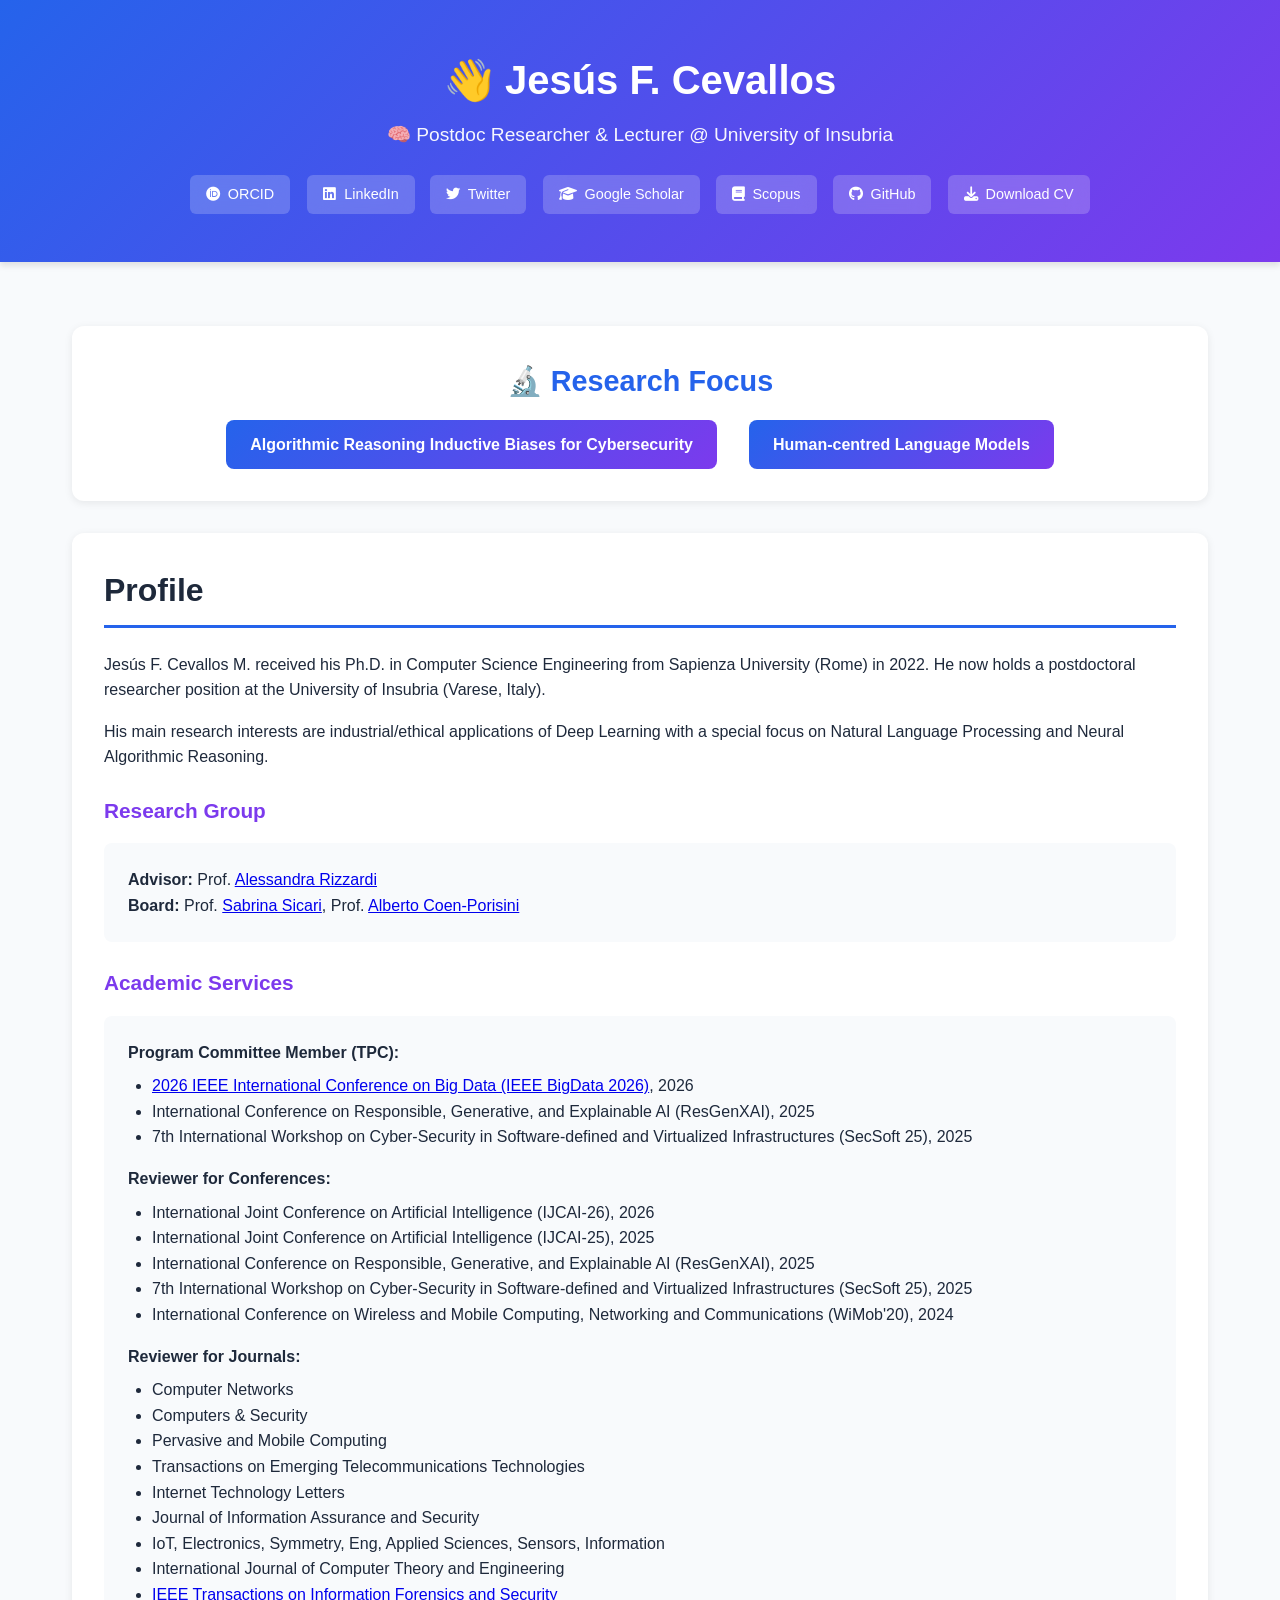
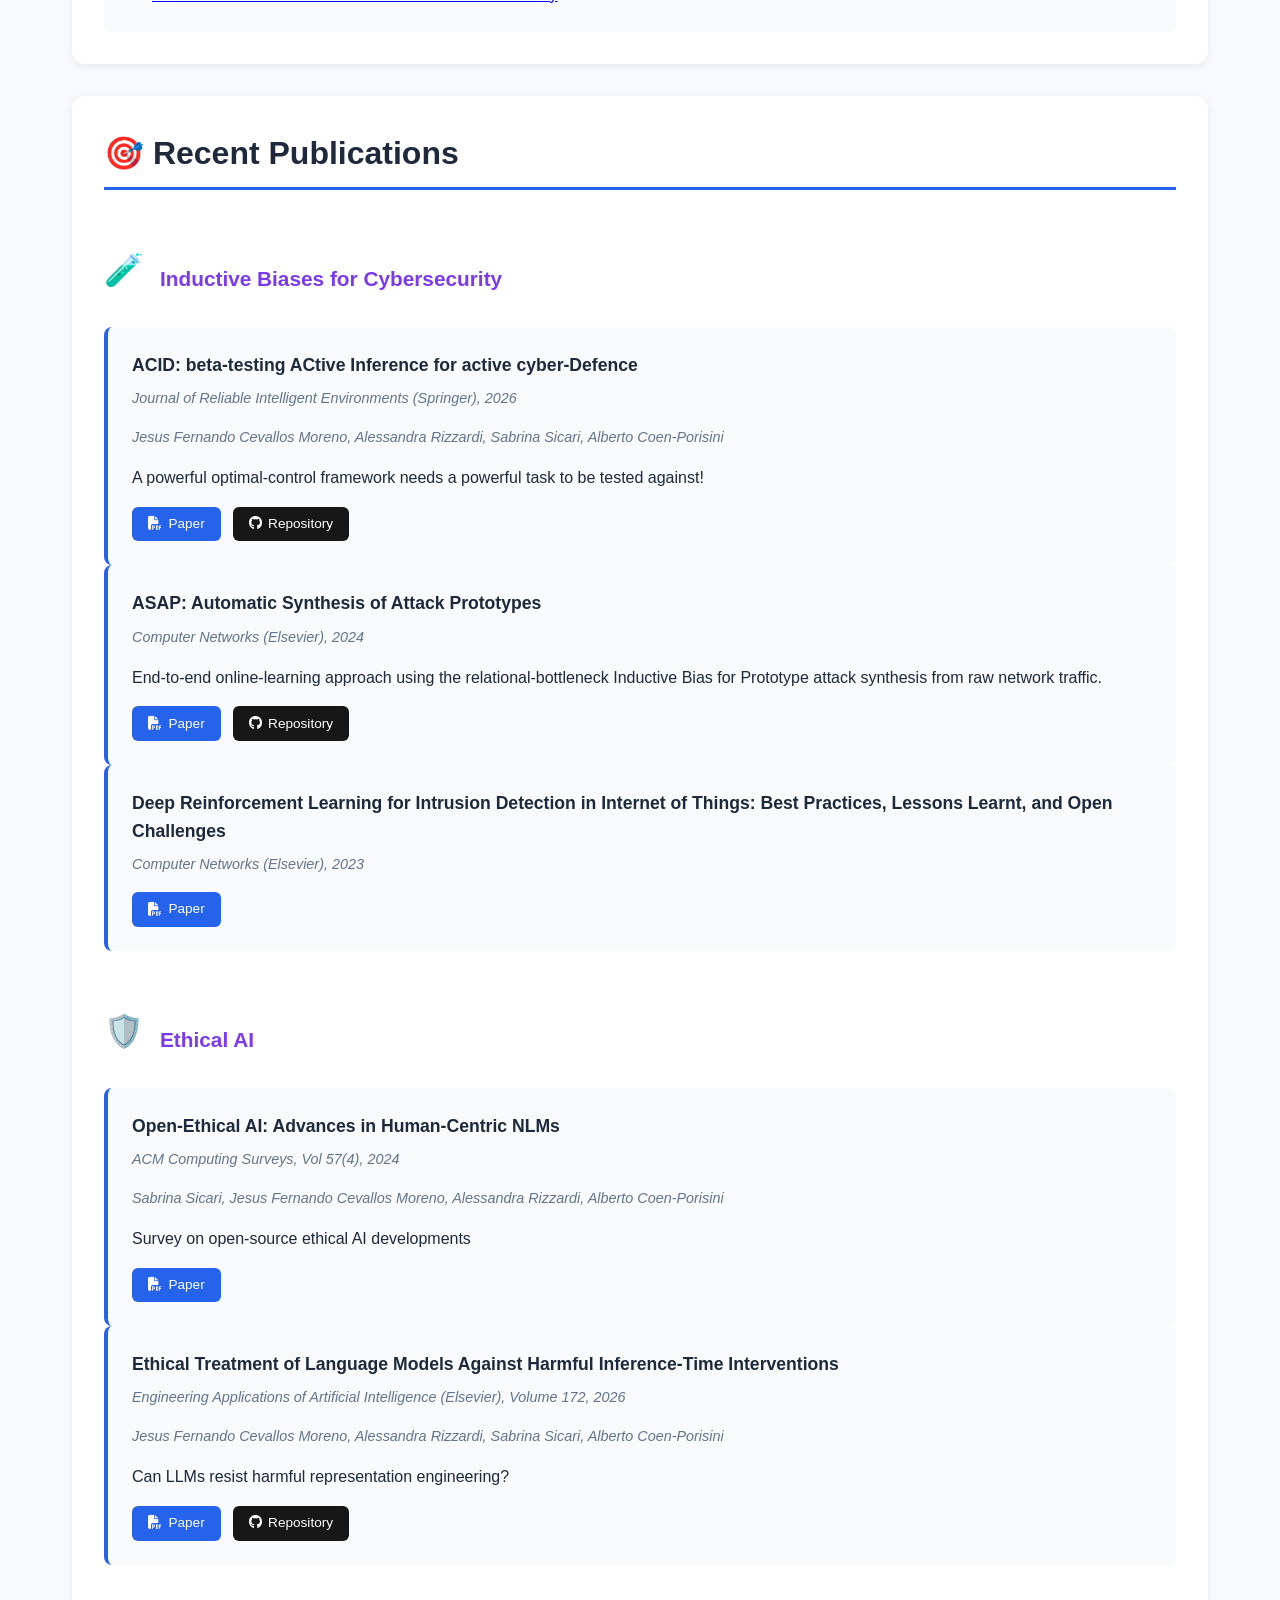
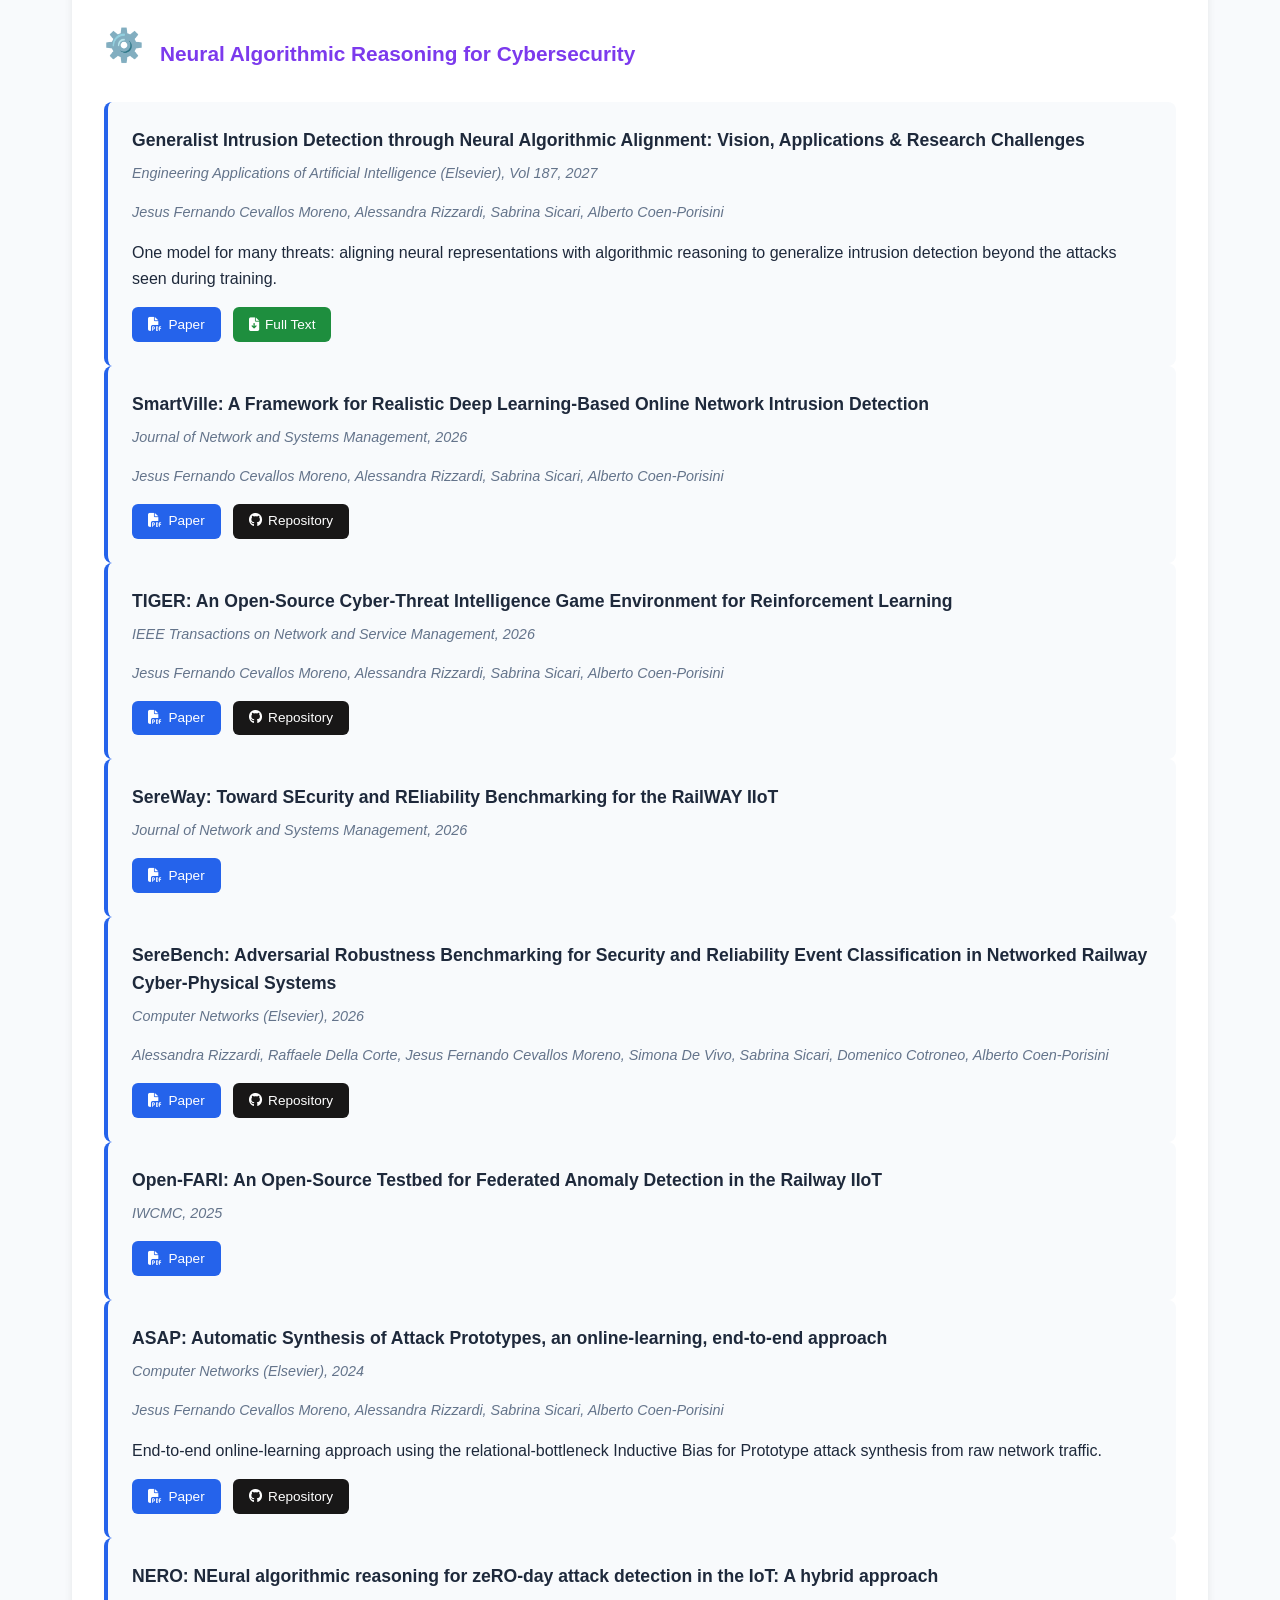
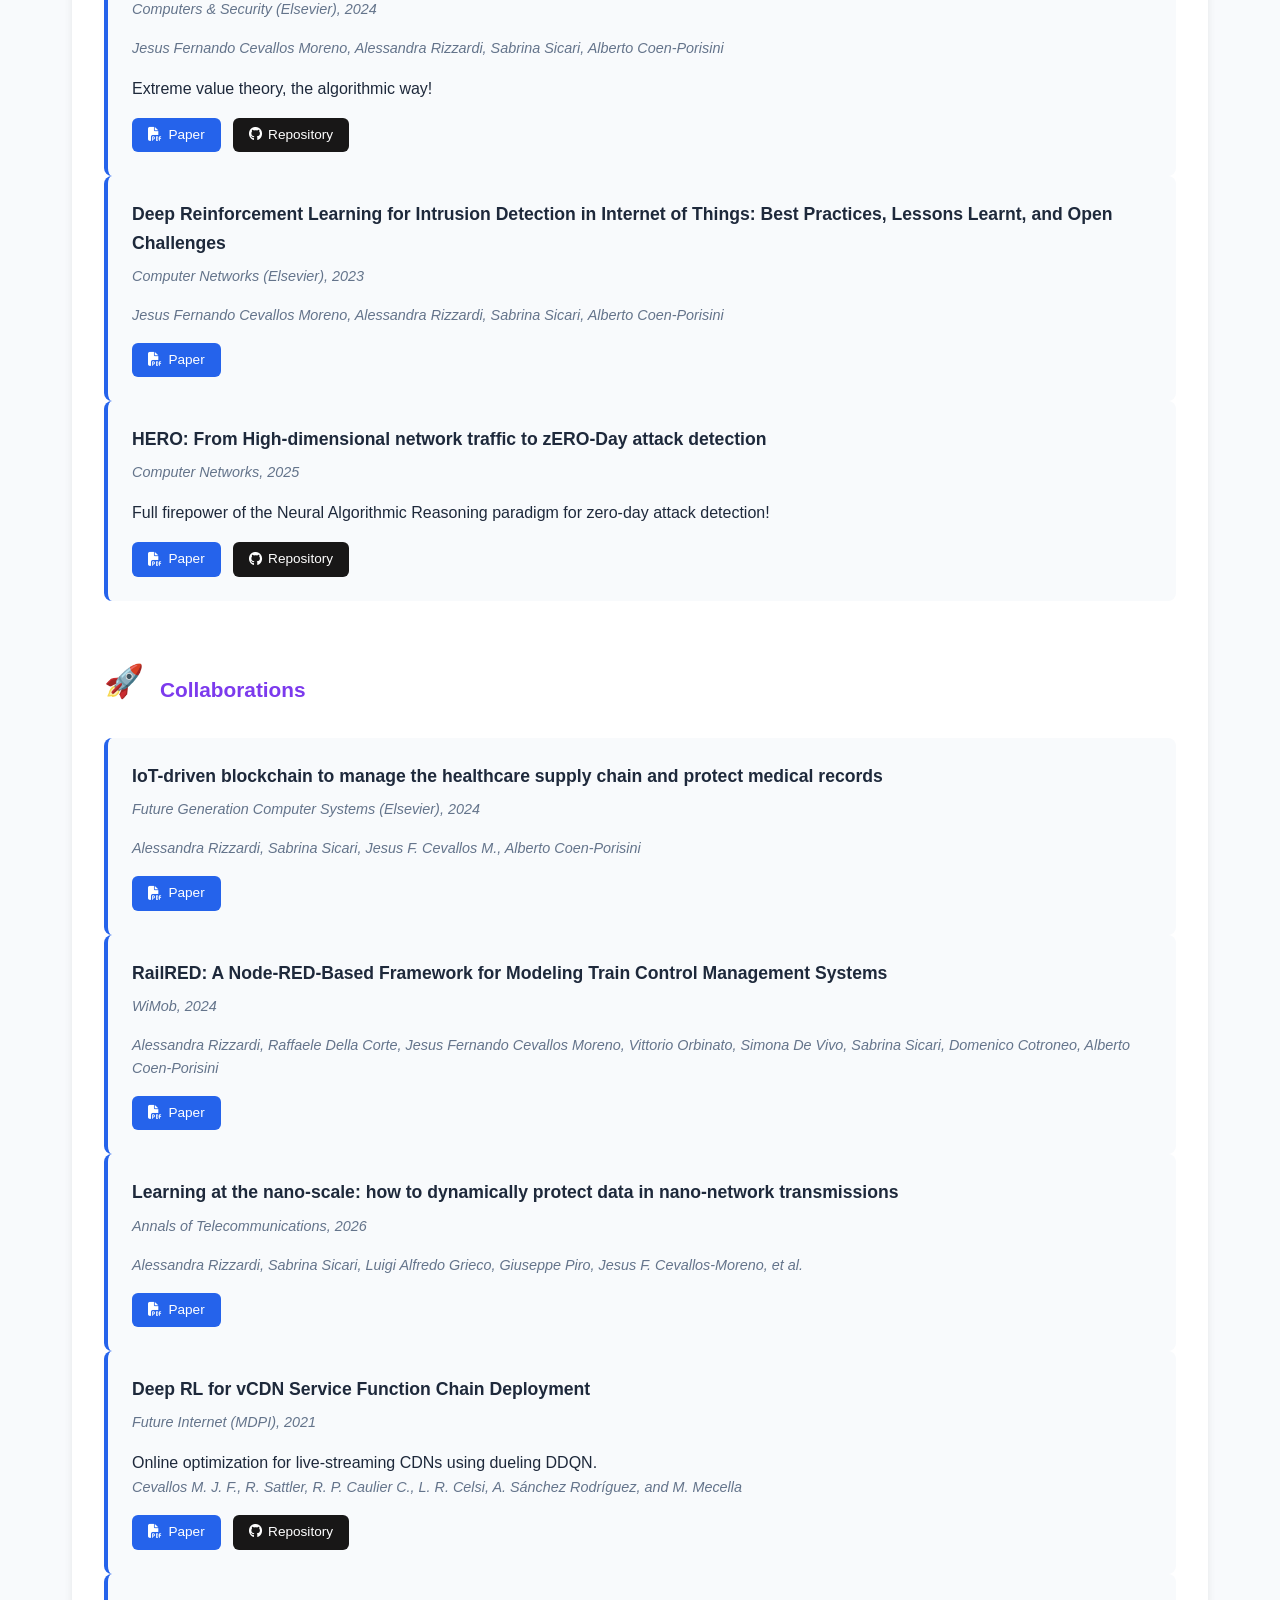
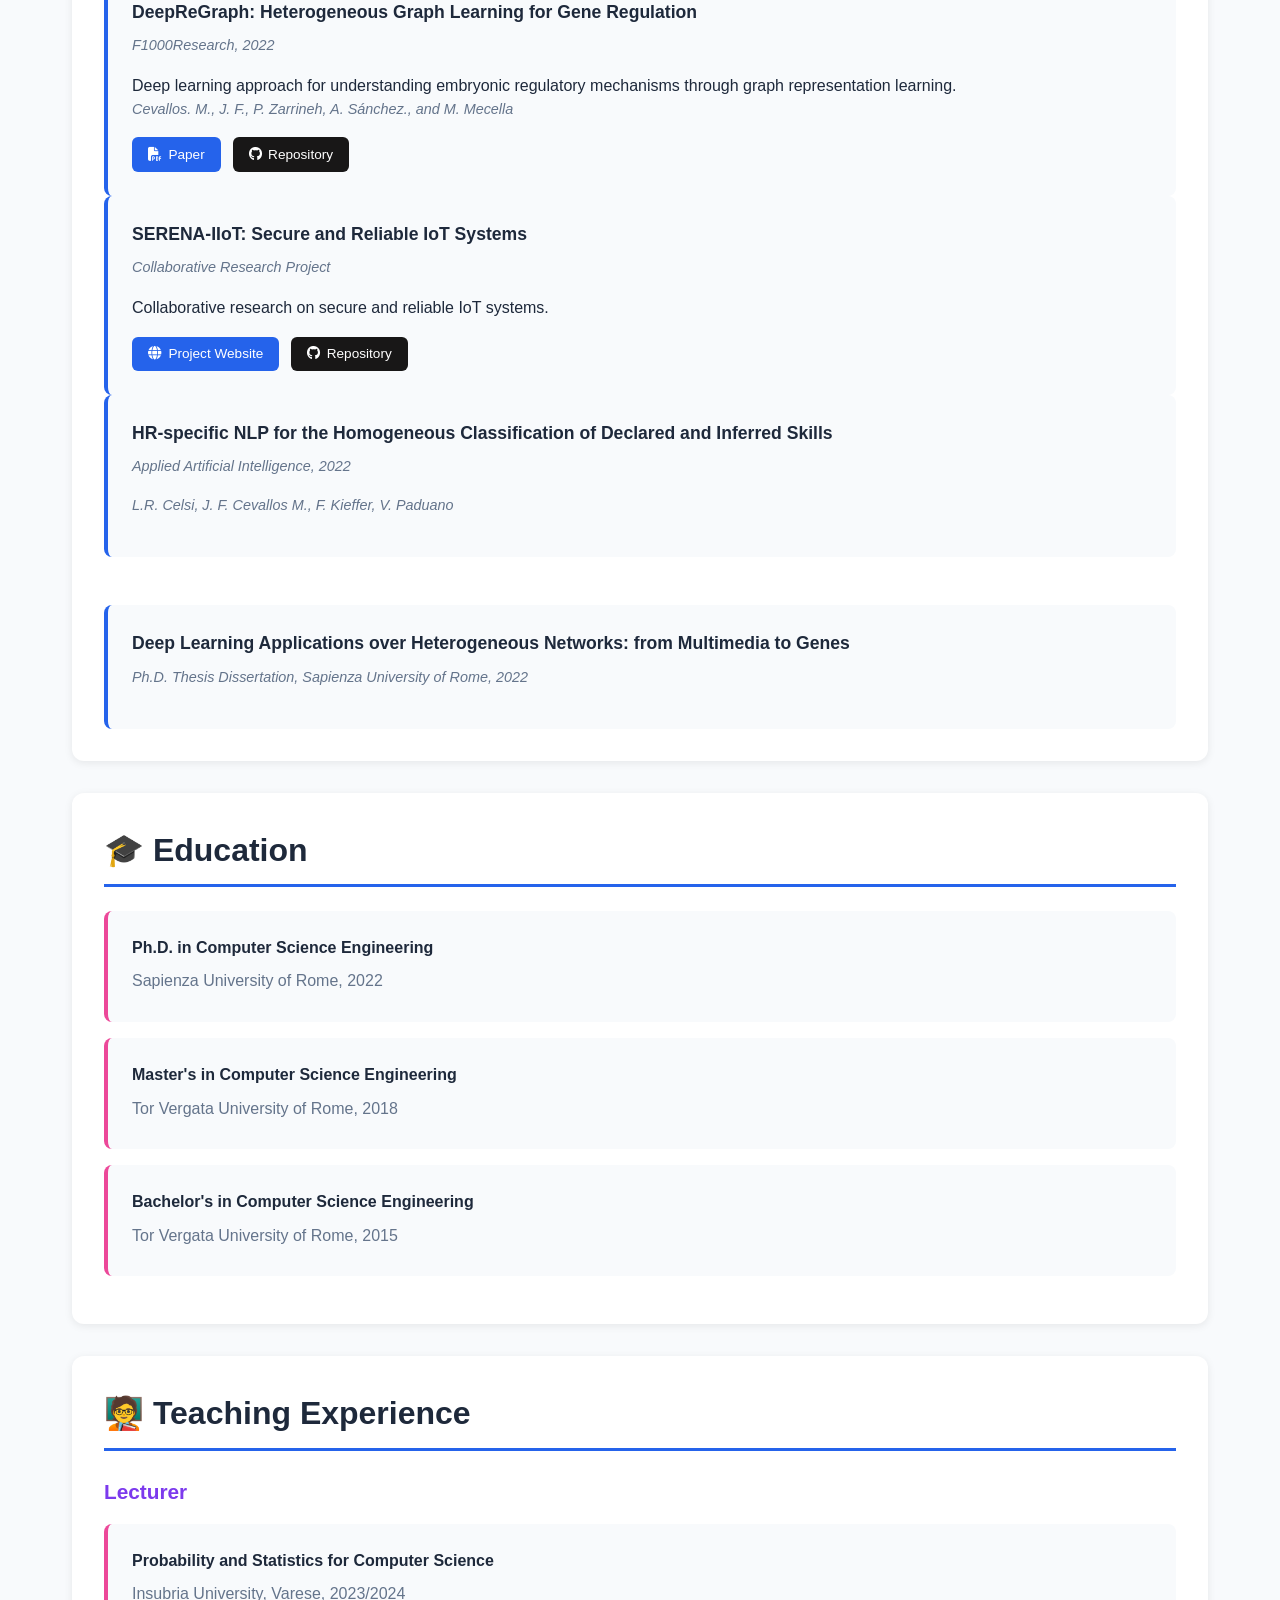
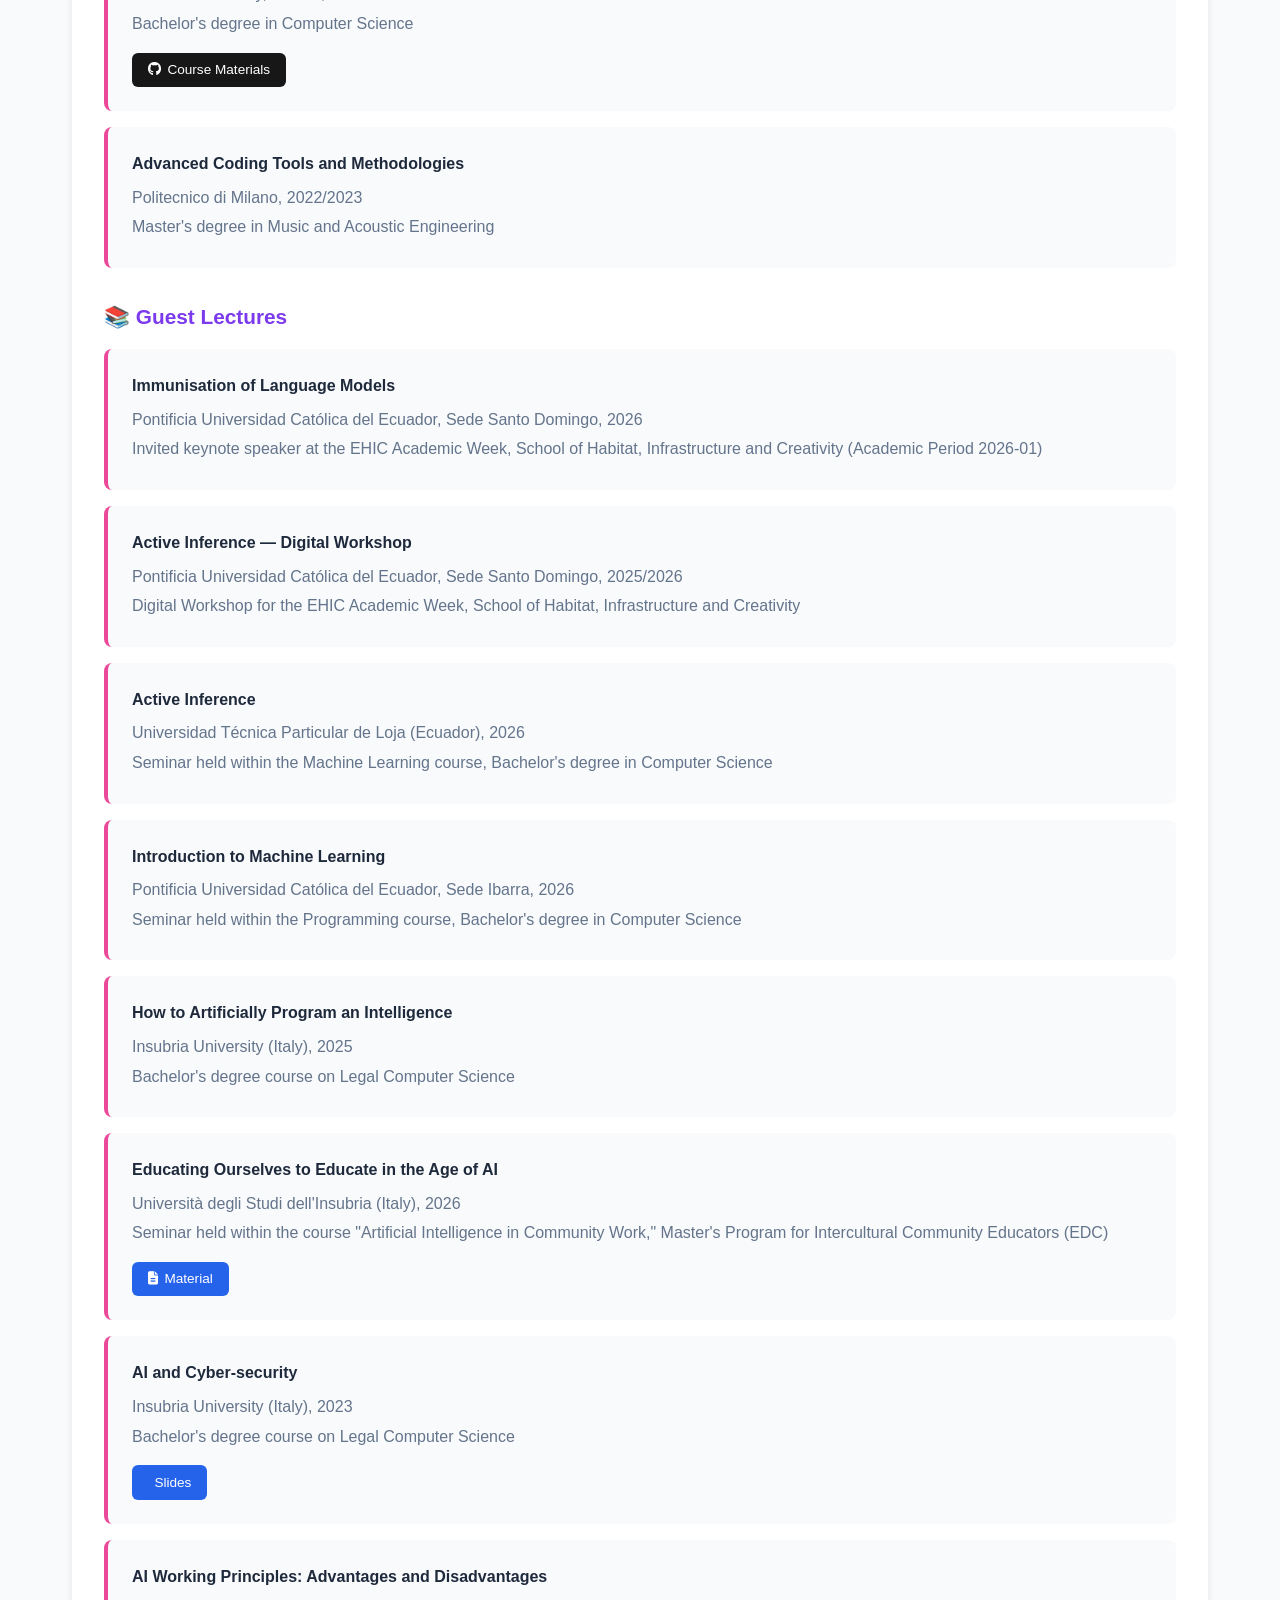
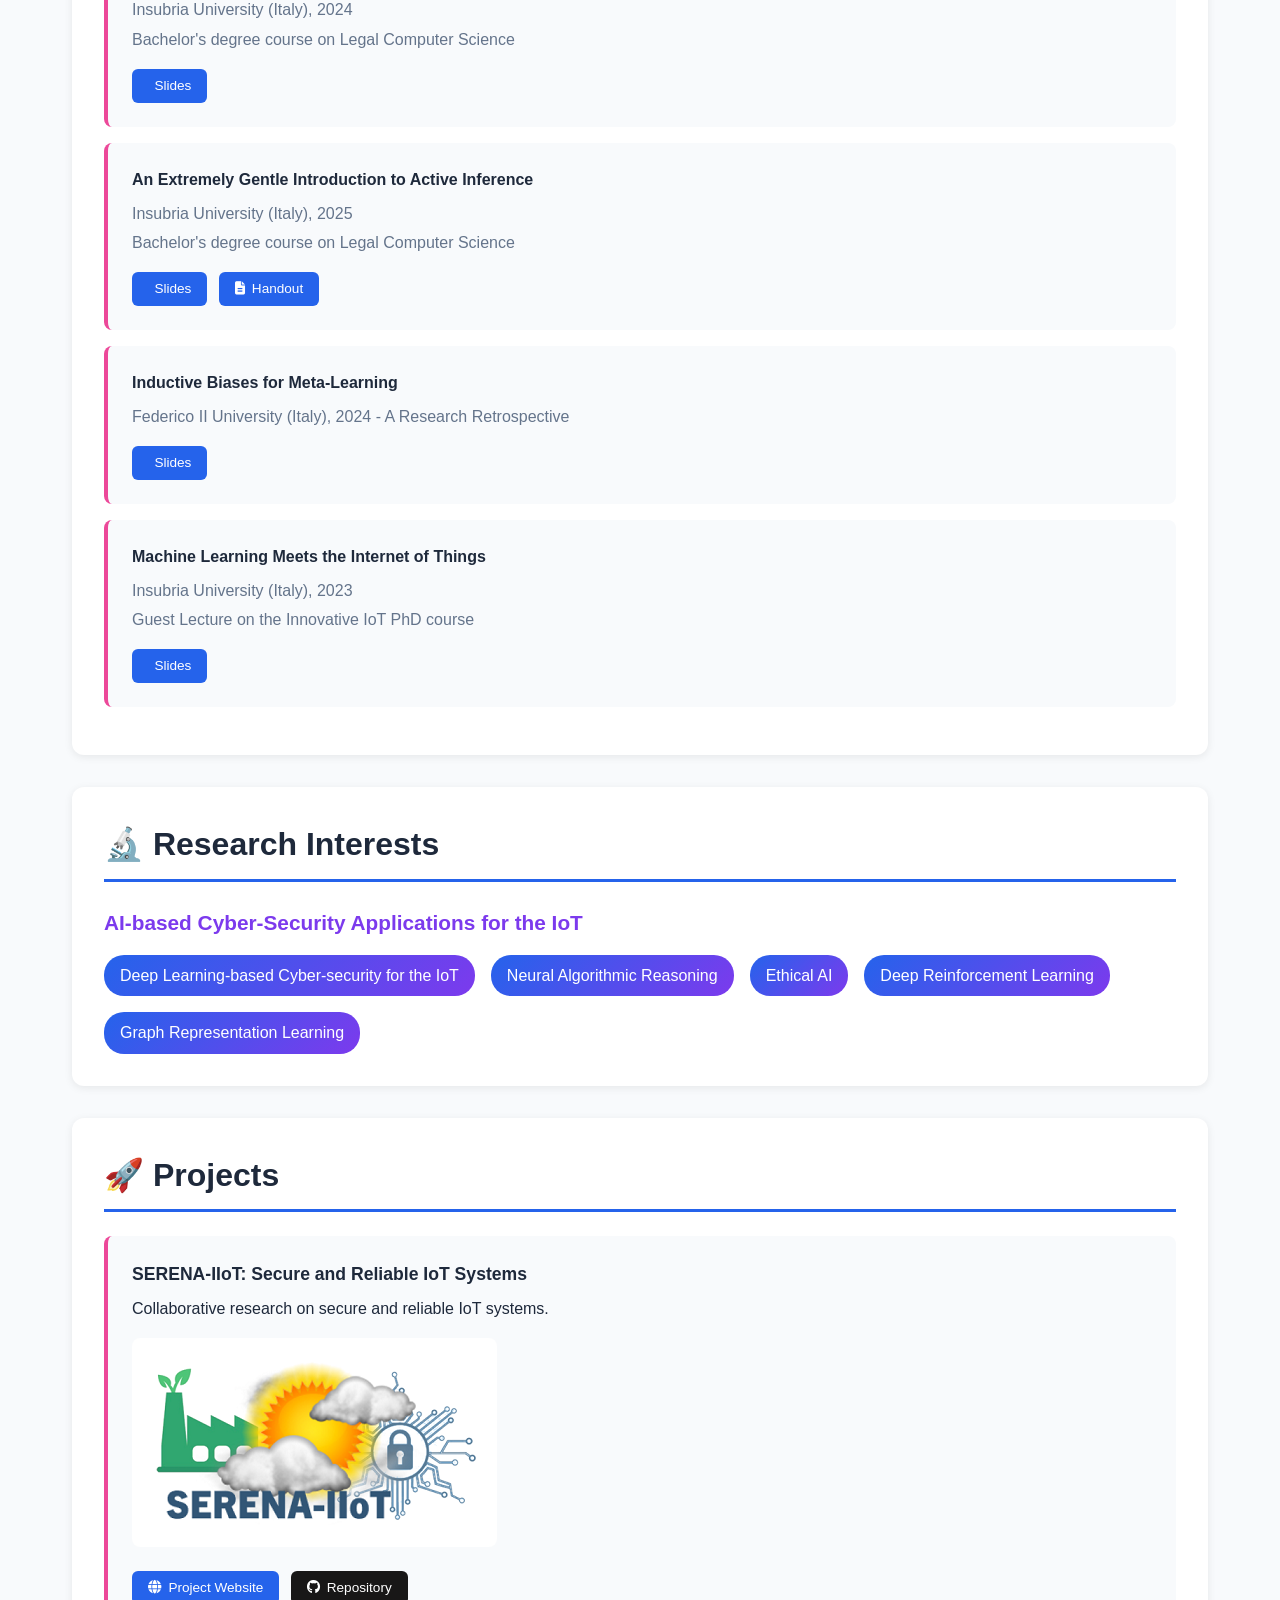
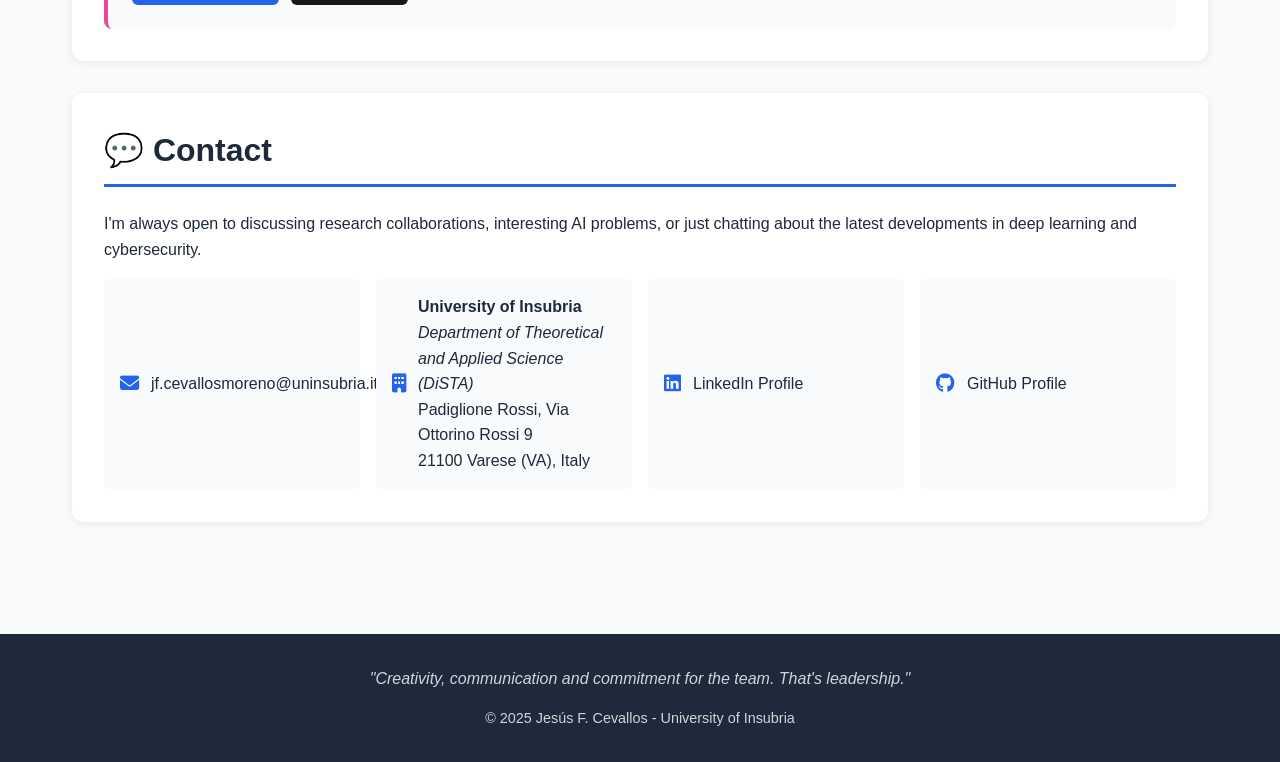
<file: dista_academic_site.html>
<!DOCTYPE html>
<html lang="en">

<head>
    <meta charset="UTF-8">
    <meta name="viewport" content="width=device-width, initial-scale=1.0">
    <title>Jesús F. Cevallos - Researcher & Lecturer</title>
    <link rel="stylesheet" href="https://cdnjs.cloudflare.com/ajax/libs/font-awesome/6.4.0/css/all.min.css">
    <style>
        * {
            margin: 0;
            padding: 0;
            box-sizing: border-box;
        }

        :root {
            --primary: #2563eb;
            --secondary: #7c3aed;
            --accent: #ec4899;
            --dark: #1e293b;
            --light: #f8fafc;
            --gray: #64748b;
            --border: #e2e8f0;
        }

        body {
            font-family: -apple-system, BlinkMacSystemFont, 'Segoe UI', Roboto, 'Helvetica Neue', Arial, sans-serif;
            line-height: 1.6;
            color: var(--dark);
            background: var(--light);
        }

        .header {
            background: linear-gradient(135deg, var(--primary) 0%, var(--secondary) 100%);
            color: white;
            padding: 3rem 2rem;
            text-align: center;
            box-shadow: 0 4px 6px rgba(0, 0, 0, 0.1);
        }

        .header h1 {
            font-size: 2.5rem;
            margin-bottom: 0.5rem;
            font-weight: 700;
        }

        .header p {
            font-size: 1.2rem;
            opacity: 0.95;
        }

        .social-links {
            margin-top: 1.5rem;
            display: flex;
            gap: 1rem;
            justify-content: center;
            flex-wrap: wrap;
        }

        .social-btn {
            display: inline-flex;
            align-items: center;
            gap: 0.5rem;
            padding: 0.5rem 1rem;
            background: rgba(255, 255, 255, 0.2);
            color: white;
            text-decoration: none;
            border-radius: 6px;
            font-size: 0.9rem;
            transition: all 0.3s;
            backdrop-filter: blur(10px);
        }

        .social-btn:hover {
            background: rgba(255, 255, 255, 0.3);
            transform: translateY(-2px);
        }

        .container {
            max-width: 1200px;
            margin: 0 auto;
            padding: 2rem;
        }

        .focus-section {
            background: white;
            border-radius: 12px;
            padding: 2rem;
            margin: 2rem 0;
            box-shadow: 0 2px 8px rgba(0, 0, 0, 0.08);
            text-align: center;
        }

        .focus-section h2 {
            color: var(--primary);
            margin-bottom: 1rem;
            font-size: 1.8rem;
        }

        .focus-topics {
            display: flex;
            gap: 2rem;
            justify-content: center;
            flex-wrap: wrap;
            margin-top: 1rem;
        }

        .focus-topic {
            background: linear-gradient(135deg, var(--primary), var(--secondary));
            color: white;
            padding: 0.75rem 1.5rem;
            border-radius: 8px;
            font-weight: 600;
        }

        .section {
            background: white;
            border-radius: 12px;
            padding: 2rem;
            margin: 2rem 0;
            box-shadow: 0 2px 8px rgba(0, 0, 0, 0.08);
        }

        .section h2 {
            color: var(--dark);
            margin-bottom: 1.5rem;
            font-size: 2rem;
            border-bottom: 3px solid var(--primary);
            padding-bottom: 0.5rem;
        }

        .section h3 {
            color: var(--secondary);
            margin-top: 1.5rem;
            margin-bottom: 0.5rem;
            font-size: 1.3rem;
        }

        .publications-grid {
            display: grid;
            grid-template-columns: repeat(auto-fit, minmax(500px, 1fr));
            gap: 2rem;
            margin-top: 2rem;
        }

        .pub-card {
            background: var(--light);
            border-left: 4px solid var(--primary);
            padding: 1.5rem;
            border-radius: 8px;
            transition: all 0.3s;
        }

        .pub-card:hover {
            transform: translateY(-4px);
            box-shadow: 0 4px 12px rgba(0, 0, 0, 0.1);
        }

        .pub-card h4 {
            color: var(--dark);
            margin-bottom: 0.5rem;
            font-size: 1.1rem;
        }

        .pub-card .pub-meta {
            color: var(--gray);
            font-size: 0.9rem;
            font-style: italic;
            margin-bottom: 1rem;
        }

        .pub-links {
            display: flex;
            gap: 0.75rem;
            flex-wrap: wrap;
            margin-top: 1rem;
        }

        .pub-link {
            display: inline-flex;
            align-items: center;
            gap: 0.4rem;
            padding: 0.4rem 1rem;
            background: var(--primary);
            color: white;
            text-decoration: none;
            border-radius: 6px;
            font-size: 0.85rem;
            transition: all 0.3s;
        }

        .pub-link:hover {
            background: var(--secondary);
            transform: scale(1.05);
        }

        .pub-link.repo {
            background: #181717;
        }

        .pub-link.fulltext {
            background: #1E8E3E;
        }

        .category-section {
            margin-top: 3rem;
        }

        .category-header {
            display: flex;
            align-items: center;
            gap: 1rem;
            margin-bottom: 1.5rem;
        }

        .category-icon {
            font-size: 2rem;
        }

        .category-title {
            font-size: 1.5rem;
            color: var(--secondary);
            margin: 0;
        }

        .teaching-item,
        .education-item {
            background: var(--light);
            padding: 1.5rem;
            margin: 1rem 0;
            border-radius: 8px;
            border-left: 4px solid var(--accent);
        }

        .teaching-item h4,
        .education-item h4 {
            color: var(--dark);
            margin-bottom: 0.5rem;
        }

        .teaching-item p,
        .education-item p {
            color: var(--gray);
            margin: 0.25rem 0;
        }

        .contact-box {
            display: grid;
            grid-template-columns: repeat(auto-fit, minmax(250px, 1fr));
            gap: 1rem;
            margin-top: 1rem;
        }

        .contact-item {
            display: flex;
            align-items: center;
            gap: 0.75rem;
            padding: 1rem;
            background: var(--light);
            border-radius: 8px;
        }

        .contact-item i {
            color: var(--primary);
            font-size: 1.2rem;
        }

        .contact-item a {
            color: var(--dark);
            text-decoration: none;
            transition: color 0.3s;
        }

        .contact-item a:hover {
            color: var(--primary);
        }

        .interests-list {
            display: flex;
            flex-wrap: wrap;
            gap: 1rem;
            margin-top: 1rem;
        }

        .interest-tag {
            background: linear-gradient(135deg, var(--primary), var(--secondary));
            color: white;
            padding: 0.5rem 1rem;
            border-radius: 20px;
            font-weight: 500;
        }

        .services-box {
            background: var(--light);
            padding: 1.5rem;
            border-radius: 8px;
            margin-top: 1rem;
        }

        @media (max-width: 768px) {
            .header h1 {
                font-size: 1.8rem;
            }

            .publications-grid {
                grid-template-columns: 1fr;
            }

            .container {
                padding: 1rem;
            }

            .focus-topics {
                flex-direction: column;
                align-items: center;
            }
        }

        .footer {
            background: var(--dark);
            color: white;
            text-align: center;
            padding: 2rem;
            margin-top: 3rem;
        }

        .footer p {
            opacity: 0.8;
        }
    </style>
</head>

<body>
    <!-- Header Section -->
    <div class="header">
        <h1>👋 Jesús F. Cevallos</h1>
        <p>🧠 Postdoc Researcher & Lecturer @ University of Insubria</p>

        <div class="social-links">
            <a href="https://orcid.org/0000-0003-2752-4616" class="social-btn" target="_blank">
                <i class="fab fa-orcid"></i> ORCID
            </a>
            <a href="https://www.linkedin.com/in/jesuscevallos/" class="social-btn" target="_blank">
                <i class="fab fa-linkedin"></i> LinkedIn
            </a>
            <a href="https://x.com/JesusCevallos9" class="social-btn" target="_blank">
                <i class="fab fa-twitter"></i> Twitter
            </a>
            <a href="https://scholar.google.com/citations?user=26o39YMAAAAJ&hl=en" class="social-btn" target="_blank">
                <i class="fas fa-graduation-cap"></i> Google Scholar
            </a>
            <a href="https://www.scopus.com/authid/detail.uri?authorId=58584223400" class="social-btn" target="_blank">
                <i class="fas fa-book"></i> Scopus
            </a>
            <a href="https://github.com/QwertyJacob" class="social-btn" target="_blank">
                <i class="fab fa-github"></i> GitHub
            </a>
            <a href="Jesus_Cevallos_CV.pdf" class="social-btn" download>
                <i class="fas fa-download"></i> Download CV
            </a>
        </div>
    </div>

    <div class="container">
        <!-- Research Focus -->
        <div class="focus-section">
            <h2>🔬 Research Focus</h2>
            <div class="focus-topics">
                <div class="focus-topic">Algorithmic Reasoning Inductive Biases for Cybersecurity</div>
                <div class="focus-topic">Human-centred Language Models</div>
            </div>
        </div>

        <!-- Profile Section -->
        <div class="section">
            <h2>Profile</h2>
            <p>Jesús F. Cevallos M. received his Ph.D. in Computer Science Engineering from Sapienza University (Rome)
                in 2022. He now holds a postdoctoral researcher position at the University of Insubria (Varese, Italy).
            </p>
            <p style="margin-top: 1rem;">His main research interests are industrial/ethical applications of Deep
                Learning with a special focus on Natural Language Processing and Neural Algorithmic Reasoning.</p>



            <h3>Research Group</h3>
            <div class="services-box">
                <p><strong>Advisor:</strong> Prof. <a href="http://www.dista.uninsubria.it/~alessandra.rizzardi/"
                        target="_blank">Alessandra Rizzardi</a></p>
                <p><strong>Board:</strong> Prof. <a href="http://www.dicom.uninsubria.it/~sabrina.sicari/"
                        target="_blank">Sabrina Sicari</a>, Prof. <a
                        href="http://www.dicom.uninsubria.it/~alberto.coenporisini/" target="_blank">Alberto
                        Coen-Porisini</a></p>
            </div>

            <h3>Academic Services</h3>
            <div class="services-box">
                <p><strong>Program Committee Member (TPC):</strong></p>
                <ul style="margin-left: 1.5rem; margin-top: 0.5rem;">
                    <li><a href="https://wi-lab.com/cyberchair/2026/bigdata26/index.php" target="_blank">2026 IEEE International Conference on Big Data (IEEE BigData 2026)</a>, 2026</li>
                    <li>International Conference on Responsible, Generative, and Explainable AI (ResGenXAI), 2025</li>
                    <li>7th International Workshop on Cyber-Security in Software-defined and Virtualized Infrastructures
                        (SecSoft 25), 2025</li>
                </ul>

                <p style="margin-top: 1rem;"><strong>Reviewer for Conferences:</strong></p>
                <ul style="margin-left: 1.5rem; margin-top: 0.5rem;">
                    <li>International Joint Conference on Artificial Intelligence (IJCAI-26), 2026</li>
                    <li>International Joint Conference on Artificial Intelligence (IJCAI-25), 2025</li>
                    <li>International Conference on Responsible, Generative, and Explainable AI (ResGenXAI), 2025</li>
                    <li>7th International Workshop on Cyber-Security in Software-defined and Virtualized Infrastructures
                        (SecSoft 25), 2025</li>
                    <li>International Conference on Wireless and Mobile Computing, Networking and Communications
                        (WiMob'20), 2024</li>

                </ul>

                <p style="margin-top: 1rem;"><strong>Reviewer for Journals:</strong></p>
                <ul style="margin-left: 1.5rem; margin-top: 0.5rem;">
                    <li>Computer Networks</li>
                    <li>Computers & Security</li>
                    <li>Pervasive and Mobile Computing</li>
                    <li>Transactions on Emerging Telecommunications Technologies</li>
                    <li>Internet Technology Letters</li>
                    <li>Journal of Information Assurance and Security</li>
                    <li>IoT, Electronics, Symmetry, Eng, Applied Sciences, Sensors, Information</li>
                    <li>International Journal of Computer Theory and Engineering</li>
                    <li><a href="https://ieeexplore.ieee.org/xpl/RecentIssue.jsp?punumber=10206" target="_blank">IEEE Transactions on Information Forensics and Security</a></li>
                </ul>
            </div>
        </div>

        <!-- Recent Publications -->
        <div class="section">
            <h2>🎯 Recent Publications</h2>

            <div class="category-section">
                <div class="category-header">
                    <span class="category-icon">🧪</span>
                    <h3 class="category-title">Inductive Biases for Cybersecurity</h3>
                </div>

                <div class="pub-card">
                    <h4>ACID: beta-testing ACtive Inference for active cyber-Defence</h4>
                    <p class="pub-meta">Journal of Reliable Intelligent Environments (Springer), 2026</p>
                    <p class="pub-meta">Jesus Fernando Cevallos Moreno, Alessandra Rizzardi, Sabrina Sicari, Alberto
                        Coen-Porisini</p>
                    <p>A powerful optimal-control framework needs a powerful task to be tested against!</p>
                    <div class="pub-links">
                        <a href="https://doi.org/10.1007/s40860-026-00278-2" class="pub-link" target="_blank">
                            <i class="fas fa-file-pdf"></i> Paper
                        </a>
                        <a href="https://github.com/DISTA-IoT/smartville" class="pub-link repo" target="_blank">
                            <i class="fab fa-github"></i> Repository
                        </a>
                    </div>
                </div>

                <div class="pub-card">
                    <h4>ASAP: Automatic Synthesis of Attack Prototypes</h4>
                    <p class="pub-meta">Computer Networks (Elsevier), 2024</p>
                    <p>End-to-end online-learning approach using the relational-bottleneck Inductive Bias for Prototype
                        attack synthesis from raw network traffic.</p>
                    <div class="pub-links">
                        <a href="https://www.sciencedirect.com/science/article/pii/S1389128624006601" class="pub-link"
                            target="_blank">
                            <i class="fas fa-file-pdf"></i> Paper
                        </a>
                        <a href="https://github.com/DISTA-IoT/smartville" class="pub-link repo" target="_blank">
                            <i class="fab fa-github"></i> Repository
                        </a>
                    </div>
                </div>

                <div class="pub-card">
                    <h4>Deep Reinforcement Learning for Intrusion Detection in Internet of Things: Best Practices,
                        Lessons Learnt, and Open Challenges</h4>
                    <p class="pub-meta">Computer Networks (Elsevier), 2023</p>
                    <div class="pub-links">
                        <a href="#" class="pub-link" target="_blank">
                            <i class="fas fa-file-pdf"></i> Paper
                        </a>
                    </div>
                </div>
            </div>

            <div class="category-section">
                <div class="category-header">
                    <span class="category-icon">🛡️</span>
                    <h3 class="category-title">Ethical AI</h3>
                </div>

                <div class="pub-card">
                    <h4>Open-Ethical AI: Advances in Human-Centric NLMs</h4>
                    <p class="pub-meta">ACM Computing Surveys, Vol 57(4), 2024</p>
                    <p class="pub-meta">Sabrina Sicari, Jesus Fernando Cevallos Moreno, Alessandra Rizzardi, Alberto
                        Coen-Porisini</p>
                    <p>Survey on open-source ethical AI developments</p>
                    <div class="pub-links">
                        <a href="https://dl.acm.org/doi/10.1145/3703454" class="pub-link" target="_blank">
                            <i class="fas fa-file-pdf"></i> Paper
                        </a>
                    </div>
                </div>

                <div class="pub-card">
                    <h4>Ethical Treatment of Language Models Against Harmful Inference-Time Interventions</h4>
                    <p class="pub-meta">Engineering Applications of Artificial Intelligence (Elsevier), Volume 172, 2026
                    </p>
                    <p class="pub-meta">Jesus Fernando Cevallos Moreno, Alessandra Rizzardi, Sabrina Sicari, Alberto
                        Coen-Porisini</p>
                    <p>Can LLMs resist harmful representation engineering?</p>
                    <div class="pub-links">
                        <a href="https://www.sciencedirect.com/science/article/pii/S0952197626005981" class="pub-link"
                            target="_blank">
                            <i class="fas fa-file-pdf"></i> Paper
                        </a>
                        <a href="https://github.com/QwertyJacob/genetica" class="pub-link repo" target="_blank">
                            <i class="fab fa-github"></i> Repository
                        </a>
                    </div>
                </div>
            </div>

            <div class="category-section">
                <div class="category-header">
                    <span class="category-icon">⚙️</span>
                    <h3 class="category-title">Neural Algorithmic Reasoning for Cybersecurity</h3>
                </div>

                <div class="pub-card">
                    <h4>Generalist Intrusion Detection through Neural Algorithmic Alignment: Vision, Applications &amp;
                        Research Challenges</h4>
                    <p class="pub-meta">Engineering Applications of Artificial Intelligence (Elsevier), Vol 187, 2027
                    </p>
                    <p class="pub-meta">Jesus Fernando Cevallos Moreno, Alessandra Rizzardi, Sabrina Sicari, Alberto
                        Coen-Porisini</p>
                    <p>One model for many threats: aligning neural representations with algorithmic reasoning to
                        generalize intrusion detection beyond the attacks seen during training.</p>
                    <div class="pub-links">
                        <a href="https://www.sciencedirect.com/science/article/pii/S0952197626029374" class="pub-link"
                            target="_blank">
                            <i class="fas fa-file-pdf"></i> Paper
                        </a>
                        <a href="https://drive.google.com/file/d/1kznmhqeXwxs6EieIQCMzhCSp7jNQTHto/view?usp=drive_link"
                            class="pub-link fulltext" target="_blank">
                            <i class="fas fa-file-arrow-down"></i> Full Text
                        </a>
                    </div>
                </div>

                <div class="pub-card">
                    <h4>SmartVille: A Framework for Realistic Deep Learning-Based Online Network Intrusion Detection
                    </h4>
                    <p class="pub-meta">Journal of Network and Systems Management, 2026</p>
                    <p class="pub-meta">Jesus Fernando Cevallos Moreno, Alessandra Rizzardi, Sabrina Sicari, Alberto
                        Coen-Porisini</p>
                    <div class="pub-links">
                        <a href="https://link.springer.com/article/10.1007/s10922-026-10097-8" class="pub-link"
                            target="_blank">
                            <i class="fas fa-file-pdf"></i> Paper
                        </a>
                        <a href="https://github.com/DISTA-IoT/insubria-smartville" class="pub-link repo"
                            target="_blank">
                            <i class="fab fa-github"></i> Repository
                        </a>
                    </div>
                </div>

                <div class="pub-card">
                    <h4>TIGER: An Open-Source Cyber-Threat Intelligence Game Environment for Reinforcement Learning</h4>
                    <p class="pub-meta">IEEE Transactions on Network and Service Management, 2026</p>
                    <p class="pub-meta">Jesus Fernando Cevallos Moreno, Alessandra Rizzardi, Sabrina Sicari, Alberto
                        Coen-Porisini</p>
                    <div class="pub-links">
                        <a href="https://ieeexplore.ieee.org/document/11683850/" class="pub-link" target="_blank">
                            <i class="fas fa-file-pdf"></i> Paper
                        </a>
                        <a href="https://github.com/DISTA-IoT/tiger" class="pub-link repo" target="_blank">
                            <i class="fab fa-github"></i> Repository
                        </a>
                    </div>
                </div>

                <div class="pub-card">
                    <h4>SereWay: Toward SEcurity and REliability Benchmarking for the RailWAY IIoT</h4>
                    <p class="pub-meta">Journal of Network and Systems Management, 2026</p>
                    <div class="pub-links">
                        <a href="https://link.springer.com/article/10.1007/s10922-025-10026-1" class="pub-link"
                            target="_blank">
                            <i class="fas fa-file-pdf"></i> Paper
                        </a>
                    </div>
                </div>

                <div class="pub-card">
                    <h4>SereBench: Adversarial Robustness Benchmarking for Security and Reliability Event
                        Classification in Networked Railway Cyber-Physical Systems</h4>
                    <p class="pub-meta">Computer Networks (Elsevier), 2026</p>
                    <p class="pub-meta">Alessandra Rizzardi, Raffaele Della Corte, Jesus Fernando Cevallos Moreno,
                        Simona De Vivo, Sabrina Sicari, Domenico Cotroneo, Alberto Coen-Porisini</p>
                    <div class="pub-links">
                        <a href="https://doi.org/10.1016/j.comnet.2026.112775" class="pub-link" target="_blank">
                            <i class="fas fa-file-pdf"></i> Paper
                        </a>
                        <a href="https://github.com/DIETI-DISTA-IoT/SereBench" class="pub-link repo" target="_blank">
                            <i class="fab fa-github"></i> Repository
                        </a>
                    </div>
                </div>

                <div class="pub-card">
                    <h4>Open-FARI: An Open-Source Testbed for Federated Anomaly Detection in the Railway IIoT</h4>
                    <p class="pub-meta">IWCMC, 2025</p>
                    <div class="pub-links">
                        <a href="https://ieeexplore.ieee.org/document/11059481/" class="pub-link" target="_blank">
                            <i class="fas fa-file-pdf"></i> Paper
                        </a>
                    </div>
                </div>

                <div class="pub-card">
                    <h4>ASAP: Automatic Synthesis of Attack Prototypes, an online-learning, end-to-end approach</h4>
                    <p class="pub-meta">Computer Networks (Elsevier), 2024</p>
                    <p class="pub-meta">Jesus Fernando Cevallos Moreno, Alessandra Rizzardi, Sabrina Sicari, Alberto
                        Coen-Porisini</p>
                    <p>End-to-end online-learning approach using the relational-bottleneck Inductive Bias for Prototype
                        attack synthesis from raw network traffic.</p>
                    <div class="pub-links">
                        <a href="https://www.sciencedirect.com/science/article/pii/S1389128624006601" class="pub-link"
                            target="_blank">
                            <i class="fas fa-file-pdf"></i> Paper
                        </a>
                        <a href="https://github.com/DISTA-IoT/smartville" class="pub-link repo" target="_blank">
                            <i class="fab fa-github"></i> Repository
                        </a>
                    </div>
                </div>

                <div class="pub-card">
                    <h4>NERO: NEural algorithmic reasoning for zeRO-day attack detection in the IoT: A hybrid approach
                    </h4>
                    <p class="pub-meta">Computers & Security (Elsevier), 2024</p>
                    <p class="pub-meta">Jesus Fernando Cevallos Moreno, Alessandra Rizzardi, Sabrina Sicari, Alberto
                        Coen-Porisini</p>
                    <p>Extreme value theory, the algorithmic way!</p>
                    <div class="pub-links">
                        <a href="https://www.sciencedirect.com/science/article/pii/S0167404824002001" class="pub-link"
                            target="_blank">
                            <i class="fas fa-file-pdf"></i> Paper
                        </a>
                        <a href="https://github.com/QwertyJacob/NERO" class="pub-link repo" target="_blank">
                            <i class="fab fa-github"></i> Repository
                        </a>
                    </div>
                </div>

                <div class="pub-card">
                    <h4>Deep Reinforcement Learning for Intrusion Detection in Internet of Things: Best Practices,
                        Lessons Learnt, and Open Challenges</h4>
                    <p class="pub-meta">Computer Networks (Elsevier), 2023</p>
                    <p class="pub-meta">Jesus Fernando Cevallos Moreno, Alessandra Rizzardi, Sabrina Sicari, Alberto
                        Coen-Porisini</p>
                    <div class="pub-links">
                        <a href="https://www.sciencedirect.com/science/article/pii/S1389128623004619" class="pub-link"
                            target="_blank">
                            <i class="fas fa-file-pdf"></i> Paper
                        </a>
                    </div>
                </div>

                <div class="pub-card">
                    <h4>HERO: From High-dimensional network traffic to zERO-Day attack detection</h4>
                    <p class="pub-meta">Computer Networks, 2025</p>
                    <p>Full firepower of the Neural Algorithmic Reasoning paradigm for zero-day attack detection!</p>
                    <div class="pub-links">
                        <a href="https://www.sciencedirect.com/science/article/pii/S1389128625002324" class="pub-link"
                            target="_blank">
                            <i class="fas fa-file-pdf"></i> Paper
                        </a>
                        <a href="https://github.com/QwertyJacob/HERO" class="pub-link repo" target="_blank">
                            <i class="fab fa-github"></i> Repository
                        </a>
                    </div>
                </div>
            </div>


            <div class="category-section">
                <div class="category-header">
                    <span class="category-icon">🚀</span>
                    <h3 class="category-title">Collaborations</h3>
                </div>

                <div class="pub-card">
                    <h4>IoT-driven blockchain to manage the healthcare supply chain and protect medical records</h4>
                    <p class="pub-meta">Future Generation Computer Systems (Elsevier), 2024</p>
                    <p class="pub-meta">Alessandra Rizzardi, Sabrina Sicari, Jesus F. Cevallos M., Alberto
                        Coen-Porisini</p>
                    <div class="pub-links">
                        <a href="https://www.sciencedirect.com/science/article/pii/S0167739X24003996" class="pub-link"
                            target="_blank">
                            <i class="fas fa-file-pdf"></i> Paper
                        </a>
                    </div>
                </div>

                <div class="pub-card">
                    <h4>RailRED: A Node-RED-Based Framework for Modeling Train Control Management Systems</h4>
                    <p class="pub-meta">WiMob, 2024</p>
                    <p class="pub-meta">Alessandra Rizzardi, Raffaele Della Corte, Jesus Fernando Cevallos Moreno,
                        Vittorio Orbinato, Simona De Vivo, Sabrina Sicari, Domenico Cotroneo, Alberto Coen-Porisini</p>
                    <div class="pub-links">
                        <a href="https://ieeexplore.ieee.org/document/10770345/" class="pub-link" target="_blank">
                            <i class="fas fa-file-pdf"></i> Paper
                        </a>
                    </div>
                </div>

                <div class="pub-card">
                    <h4>Learning at the nano-scale: how to dynamically protect data in nano-network transmissions</h4>
                    <p class="pub-meta">Annals of Telecommunications, 2026</p>
                    <p class="pub-meta">Alessandra Rizzardi, Sabrina Sicari, Luigi Alfredo Grieco, Giuseppe Piro,
                        Jesus F. Cevallos-Moreno, et al.</p>
                    <div class="pub-links">
                        <a href="https://link.springer.com/article/10.1007/s12243-026-01203-7" class="pub-link"
                            target="_blank">
                            <i class="fas fa-file-pdf"></i> Paper
                        </a>
                    </div>
                </div>

                <div class="pub-card">
                    <h4>Deep RL for vCDN Service Function Chain Deployment</h4>
                    <p class="pub-meta">Future Internet (MDPI), 2021</p>
                    <p>Online optimization for live-streaming CDNs using dueling DDQN.</p>
                    <p class="pub-meta">Cevallos M. J. F., R. Sattler, R. P. Caulier C., L. R. Celsi, A. Sánchez
                        Rodríguez, and M. Mecella</p>
                    <div class="pub-links">
                        <a href="https://www.mdpi.com/1999-5903/13/11/278" class="pub-link" target="_blank">
                            <i class="fas fa-file-pdf"></i> Paper
                        </a>
                        <a href="https://github.com/QwertyJacob/e2d4qn_vcdn_sfc_deployment" class="pub-link repo"
                            target="_blank">
                            <i class="fab fa-github"></i> Repository
                        </a>
                    </div>
                </div>

                <div class="pub-card">
                    <h4>DeepReGraph: Heterogeneous Graph Learning for Gene Regulation</h4>
                    <p class="pub-meta">F1000Research, 2022</p>
                    <p>Deep learning approach for understanding embryonic regulatory mechanisms through graph
                        representation learning.</p>
                    <p class="pub-meta">Cevallos. M., J. F., P. Zarrineh, A. Sánchez., and M. Mecella</p>
                    <div class="pub-links">
                        <a href="https://f1000research.com/articles/11-518" class="pub-link" target="_blank">
                            <i class="fas fa-file-pdf"></i> Paper
                        </a>
                        <a href="https://github.com/QwertyJacob/DeepReGraph" class="pub-link repo" target="_blank">
                            <i class="fab fa-github"></i> Repository
                        </a>
                    </div>
                </div>

                <div class="pub-card">
                    <h4>SERENA-IIoT: Secure and Reliable IoT Systems</h4>
                    <p class="pub-meta">Collaborative Research Project</p>
                    <p>Collaborative research on secure and reliable IoT systems.</p>
                    <div class="pub-links">
                        <a href="http://serenaiiot.dista.uninsubria.it" class="pub-link" target="_blank">
                            <i class="fas fa-globe"></i> Project Website
                        </a>
                        <a href="https://github.com/DIETI-DISTA-IoT/SereBench" class="pub-link repo" target="_blank">
                            <i class="fab fa-github"></i> Repository
                        </a>
                    </div>
                </div>

                <div class="pub-card">
                    <h4>HR-specific NLP for the Homogeneous Classification of Declared and Inferred Skills</h4>
                    <p class="pub-meta">Applied Artificial Intelligence, 2022</p>
                    <p class="pub-meta">L.R. Celsi, J. F. Cevallos M., F. Kieffer, V. Paduano</p>
                </div>
            </div>

            <div class="category-section">
                <div class="pub-card">
                    <h4>Deep Learning Applications over Heterogeneous Networks: from Multimedia to Genes</h4>
                    <p class="pub-meta">Ph.D. Thesis Dissertation, Sapienza University of Rome, 2022</p>
                </div>
            </div>
        </div>

        <!-- Education -->
        <div class="section">
            <h2>🎓 Education</h2>
            <div class="education-item">
                <h4>Ph.D. in Computer Science Engineering</h4>
                <p>Sapienza University of Rome, 2022</p>
            </div>
            <div class="education-item">
                <h4>Master's in Computer Science Engineering</h4>
                <p>Tor Vergata University of Rome, 2018</p>
            </div>
            <div class="education-item">
                <h4>Bachelor's in Computer Science Engineering</h4>
                <p>Tor Vergata University of Rome, 2015</p>
            </div>
        </div>

        <!-- Teaching -->
        <div class="section">
            <h2>🧑‍🏫 Teaching Experience</h2>

            <h3>Lecturer</h3>

            <div class="teaching-item">
                <h4>Probability and Statistics for Computer Science</h4>
                <p>Insubria University, Varese, 2023/2024</p>
                <p>Bachelor's degree in Computer Science</p>
                <div class="pub-links" style="margin-top: 1rem;">
                    <a href="https://github.com/QwertyJacob/colab_handouts_PSI" class="pub-link repo" target="_blank">
                        <i class="fab fa-github"></i> Course Materials
                    </a>
                </div>
            </div>

            <div class="teaching-item">
                <h4>Advanced Coding Tools and Methodologies</h4>
                <p>Politecnico di Milano, 2022/2023</p>
                <p>Master's degree in Music and Acoustic Engineering</p>
            </div>

            <h3 style="margin-top: 2rem;">📚 Guest Lectures</h3>

            <div class="teaching-item">
                <h4>Immunisation of Language Models</h4>
                <p>Pontificia Universidad Católica del Ecuador, Sede Santo Domingo, 2026</p>
                <p>Invited keynote speaker at the EHIC Academic Week, School of Habitat, Infrastructure and
                    Creativity (Academic Period 2026-01)</p>
            </div>

            <div class="teaching-item">
                <h4>Active Inference &mdash; Digital Workshop</h4>
                <p>Pontificia Universidad Católica del Ecuador, Sede Santo Domingo, 2025/2026</p>
                <p>Digital Workshop for the EHIC Academic Week, School of Habitat, Infrastructure and Creativity</p>
            </div>

            <div class="teaching-item">
                <h4>Active Inference</h4>
                <p>Universidad Técnica Particular de Loja (Ecuador), 2026</p>
                <p>Seminar held within the Machine Learning course, Bachelor's degree in Computer Science</p>
            </div>

            <div class="teaching-item">
                <h4>Introduction to Machine Learning</h4>
                <p>Pontificia Universidad Católica del Ecuador, Sede Ibarra, 2026</p>
                <p>Seminar held within the Programming course, Bachelor's degree in Computer Science</p>
            </div>

            <div class="teaching-item">
                <h4>How to Artificially Program an Intelligence</h4>
                <p>Insubria University (Italy), 2025</p>
                <p>Bachelor's degree course on Legal Computer Science</p>
            </div>

            <div class="teaching-item">
                <h4>Educating Ourselves to Educate in the Age of AI</h4>
                <p>Università degli Studi dell'Insubria (Italy), 2026</p>
                <p>Seminar held within the course "Artificial Intelligence in Community Work," Master's Program for
                    Intercultural Community Educators (EDC)</p>
                <div class="pub-links" style="margin-top: 1rem;">
                    <a href="https://drive.google.com/file/d/1fjuexVNl7D41z7AA1-226Hfallo_nSIN/view?usp=sharing"
                        class="pub-link" target="_blank">
                        <i class="fas fa-file-alt"></i> Material
                    </a>
                </div>
            </div>

            <div class="teaching-item">
                <h4>AI and Cyber-security</h4>
                <p>Insubria University (Italy), 2023</p>
                <p>Bachelor's degree course on Legal Computer Science</p>
                <div class="pub-links" style="margin-top: 1rem;">
                    <a href="https://www.canva.com/design/DAF0D9SRgL8/bZ-BtJuqrG27mzxosv7hhg/view" class="pub-link"
                        target="_blank">
                        <i class="fas fa-presentation"></i> Slides
                    </a>
                </div>
            </div>

            <div class="teaching-item">
                <h4>AI Working Principles: Advantages and Disadvantages</h4>
                <p>Insubria University (Italy), 2024</p>
                <p>Bachelor's degree course on Legal Computer Science</p>
                <div class="pub-links" style="margin-top: 1rem;">
                    <a href="https://www.canva.com/design/DAGUOyGESSE/6j2h1A14A7_3iowuPftK2g/view" class="pub-link"
                        target="_blank">
                        <i class="fas fa-presentation"></i> Slides
                    </a>
                </div>
            </div>

            <div class="teaching-item">
                <h4>An Extremely Gentle Introduction to Active Inference</h4>
                <p>Insubria University (Italy), 2025</p>
                <p>Bachelor's degree course on Legal Computer Science</p>
                <div class="pub-links" style="margin-top: 1rem;">
                    <a href="https://www.canva.com/design/DAG4ZGjAg4M/z_UESq1lCMfOoTS402CAYA/view" class="pub-link"
                        target="_blank">
                        <i class="fas fa-presentation"></i> Slides
                    </a>
                    <a href="https://docs.google.com/document/d/1kFPLwgz3UQF60vC1MspOsBaorbto7ZDq7yoL3XflLsI/edit"
                        class="pub-link" target="_blank">
                        <i class="fas fa-file-alt"></i> Handout
                    </a>
                </div>
            </div>

            <div class="teaching-item">
                <h4>Inductive Biases for Meta-Learning</h4>
                <p>Federico II University (Italy), 2024 - A Research Retrospective</p>
                <div class="pub-links" style="margin-top: 1rem;">
                    <a href="https://www.canva.com/design/DAGQWFO1zls/h-t85UhVlwthTTNjcLNeYQ/view" class="pub-link"
                        target="_blank">
                        <i class="fas fa-presentation"></i> Slides
                    </a>
                </div>
            </div>

            <div class="teaching-item">
                <h4>Machine Learning Meets the Internet of Things</h4>
                <p>Insubria University (Italy), 2023</p>
                <p>Guest Lecture on the Innovative IoT PhD course</p>
                <div class="pub-links" style="margin-top: 1rem;">
                    <a href="https://www.canva.com/design/DAGJDK1WUKE/W_Lg-aG-pHOrssSHnEi6Bg/view" class="pub-link"
                        target="_blank">
                        <i class="fas fa-presentation"></i> Slides
                    </a>
                </div>
            </div>
        </div>

        <!-- Research Interests -->
        <div class="section">
            <h2>🔬 Research Interests</h2>
            <h3>AI-based Cyber-Security Applications for the IoT</h3>
            <div class="interests-list">
                <div class="interest-tag">Deep Learning-based Cyber-security for the IoT</div>
                <div class="interest-tag">Neural Algorithmic Reasoning</div>
                <div class="interest-tag">Ethical AI</div>
                <div class="interest-tag">Deep Reinforcement Learning</div>
                <div class="interest-tag">Graph Representation Learning</div>
            </div>
        </div>

        <!-- Projects -->
        <div class="section">
            <h2>🚀 Projects</h2>
            <div class="pub-card" style="border-left-color: var(--accent);">
                <h4>SERENA-IIoT: Secure and Reliable IoT Systems</h4>
                <p>Collaborative research on secure and reliable IoT systems.</p>
                <div style="margin: 1rem 0;">
                    <a href="http://serenaiiot.dista.uninsubria.it" target="_blank">
                        <img src="public/images/project-serenaiiot.png" alt="SERENA-IIoT Project"
                            style="max-width: 100%; border-radius: 8px;">
                    </a>
                </div>
                <div class="pub-links">
                    <a href="http://serenaiiot.dista.uninsubria.it" class="pub-link" target="_blank">
                        <i class="fas fa-globe"></i> Project Website
                    </a>
                    <a href="https://github.com/DIETI-DISTA-IoT/SereBench" class="pub-link repo" target="_blank">
                        <i class="fab fa-github"></i> Repository
                    </a>
                </div>
            </div>
        </div>

        <!--
        <h3>Bibliometric Indicators</h3>
            <div class="services-box">
                <div style="display: grid; grid-template-columns: repeat(auto-fit, minmax(200px, 1fr)); gap: 1rem;">
                    <div style="text-align: center; padding: 1rem; background: white; border-radius: 8px;">
                        <div style="font-size: 2rem; font-weight: bold; color: var(--primary);">277</div>
                        <div style="color: var(--gray); margin-top: 0.5rem;">Citations (Google Scholar)</div>
                    </div>
                    <div style="text-align: center; padding: 1rem; background: white; border-radius: 8px;">
                        <div style="font-size: 2rem; font-weight: bold; color: var(--primary);">7</div>
                        <div style="color: var(--gray); margin-top: 0.5rem;">H-index (Google Scholar)</div>
                    </div>
                    <div style="text-align: center; padding: 1rem; background: white; border-radius: 8px;">
                        <div style="font-size: 2rem; font-weight: bold; color: var(--secondary);">18</div>
                        <div style="color: var(--gray); margin-top: 0.5rem;">Documents (Scopus)</div>
                    </div>
                    <div style="text-align: center; padding: 1rem; background: white; border-radius: 8px;">
                        <div style="font-size: 2rem; font-weight: bold; color: var(--secondary);">210</div>
                        <div style="color: var(--gray); margin-top: 0.5rem;">Citations (Scopus)</div>
                    </div>
                    <div style="text-align: center; padding: 1rem; background: white; border-radius: 8px;">
                        <div style="font-size: 2rem; font-weight: bold; color: var(--secondary);">7</div>
                        <div style="color: var(--gray); margin-top: 0.5rem;">H-index (Scopus)</div>
                    </div>
                </div>
            </div>
            -->
        <!-- Contact -->
        <div class="section">
            <h2>💬 Contact</h2>
            <p>I'm always open to discussing research collaborations, interesting AI problems, or just chatting about
                the latest developments in deep learning and cybersecurity.</p>

            <div class="contact-box">
                <div class="contact-item">
                    <i class="fas fa-envelope"></i>
                    <a href="mailto:jf.cevallosmoreno@uninsubria.it">jf.cevallosmoreno@uninsubria.it</a>
                </div>
                <div class="contact-item">
                    <i class="fas fa-building"></i>
                    <div>
                        <strong>University of Insubria</strong><br>
                        <em>Department of Theoretical and Applied Science (DiSTA)</em><br>
                        Padiglione Rossi, Via Ottorino Rossi 9<br>
                        21100 Varese (VA), Italy
                    </div>
                </div>
                <div class="contact-item">
                    <i class="fab fa-linkedin"></i>
                    <a href="https://www.linkedin.com/in/jesuscevallos/" target="_blank">LinkedIn Profile</a>
                </div>
                <div class="contact-item">
                    <i class="fab fa-github"></i>
                    <a href="https://github.com/QwertyJacob" target="_blank">GitHub Profile</a>
                </div>
            </div>
        </div>
    </div>

    <!-- Footer -->
    <div class="footer">
        <p><em>"Creativity, communication and commitment for the team. That's leadership."</em></p>
        <p style="margin-top: 1rem; font-size: 0.9rem;">© 2025 Jesús F. Cevallos - University of Insubria</p>
    </div>
</body>

</html>
</file>
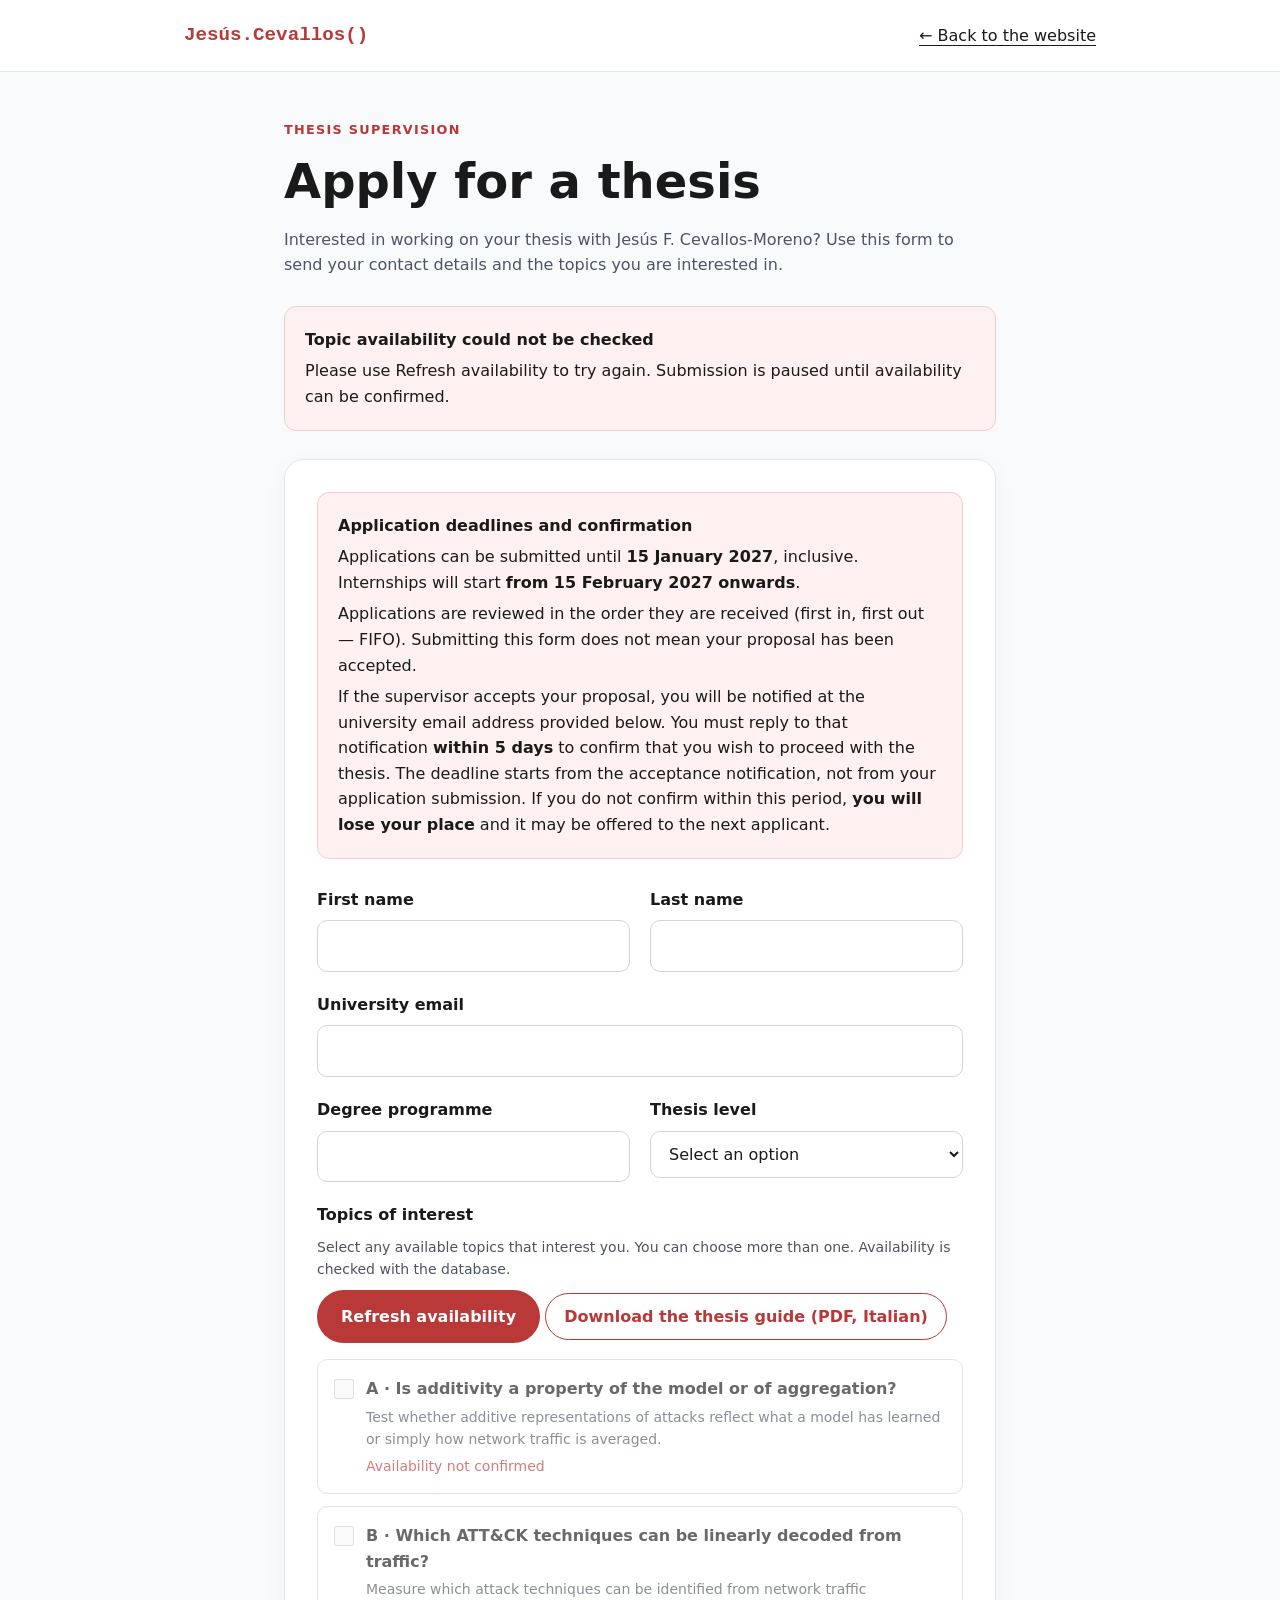
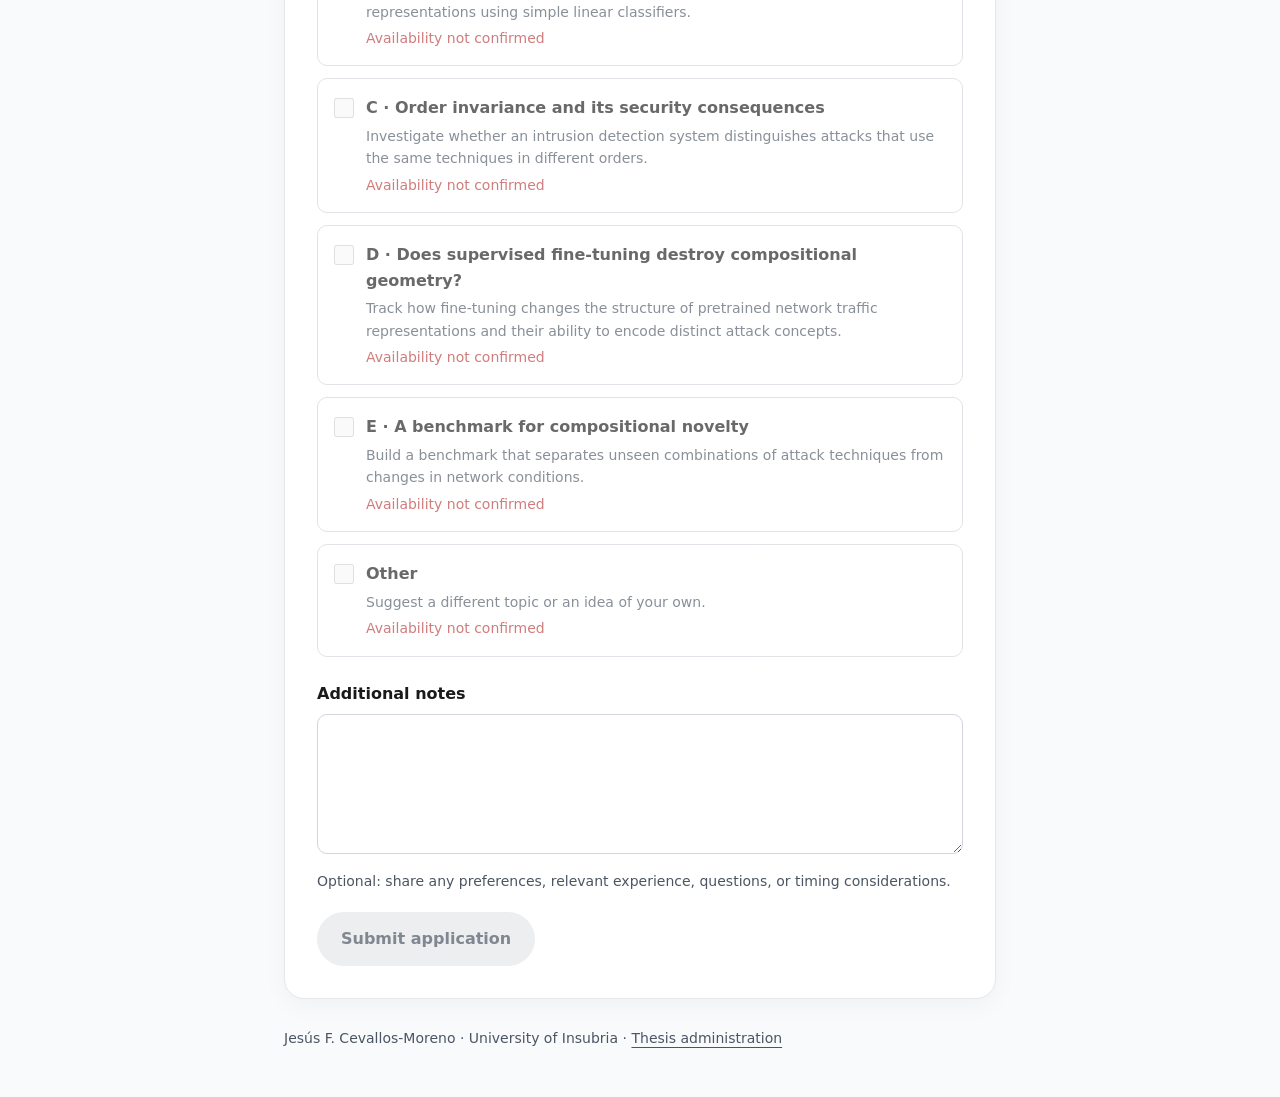
<file: tesi.html>
<!DOCTYPE html>
<html lang="en">
<head>
    <meta charset="UTF-8">
    <meta name="viewport" content="width=device-width, initial-scale=1.0">
    <title>Thesis application | Jesús F. Cevallos-Moreno</title>
    <style>
        * { box-sizing: border-box; }
        body { margin: 0; background: #f9fafb; color: #1a1a1a; font-family: Inter, system-ui, sans-serif; line-height: 1.6; }
        a { color: inherit; text-underline-offset: 4px; }
        a:hover { color: #b93838; }
        :focus-visible { outline: 3px solid #4285f4; outline-offset: 4px; }
        header { background: white; border-bottom: 1px solid #e5e7eb; }
        nav { max-width: 960px; margin: auto; padding: 20px 24px; display: flex; align-items: center; justify-content: space-between; gap: 16px; flex-wrap: wrap; }
        .brand { font-family: monospace; font-size: 1.2rem; font-weight: 700; text-decoration: none; color: #b93838; }
        main { max-width: 760px; margin: 48px auto; padding: 0 24px; }
        .eyebrow { color: #b93838; font-size: .8rem; font-weight: 700; letter-spacing: .1em; text-transform: uppercase; }
        h1 { font-size: clamp(2rem, 5vw, 3rem); line-height: 1.2; margin: 12px 0 16px; }
        .intro { color: #4b5563; margin-bottom: 28px; }
        .notice { padding: 20px; background: #fff1f1; border: 1px solid #f5cccc; border-radius: 12px; margin-bottom: 28px; }
        .notice p { margin: 6px 0 0; }
        form { background: white; padding: 32px; border: 1px solid #e5e7eb; border-radius: 20px; box-shadow: 0 6px 24px rgb(0 0 0 / .04); }
        .grid { display: grid; grid-template-columns: 1fr 1fr; gap: 20px; }
        .field { margin-bottom: 20px; min-width: 0; }
        label { display: block; font-weight: 600; margin-bottom: 8px; }
        input, select, textarea { width: 100%; padding: 12px 14px; border: 1px solid #d1d5db; border-radius: 10px; font: inherit; color: inherit; background: white; }
        textarea { min-height: 140px; resize: vertical; }
        .hint { font-size: .875rem; color: #4b5563; margin: 8px 0 0; }
        fieldset { min-width: 0; padding: 0; border: 0; margin: 0 0 24px; }
        legend { padding: 0; font-weight: 600; }
        .topics { display: grid; gap: 12px; margin-top: 16px; }
        .guide-download { display: inline-flex; align-items: center; padding: 10px 18px; margin-top: 12px; border: 1px solid #b93838; border-radius: 999px; color: #b93838; font-weight: 600; text-decoration: none; }
        .guide-download:hover { background: #fff1f1; }
        .topic { display: flex; align-items: flex-start; gap: 12px; padding: 16px; margin: 0; border: 1px solid #d1d5db; border-radius: 10px; cursor: pointer; }
        .topic:has(input:checked) { background: #fff1f1; border-color: #b93838; }
        .topic:has(input:disabled) { opacity: .65; cursor: not-allowed; }
        .topic-availability { color: #b93838; font-weight: 600; }
        .topic input { width: 20px; height: 20px; padding: 0; margin: 3px 0 0; flex-shrink: 0; accent-color: #b93838; }
        .topic strong { display: block; }
        .topic .hint { display: block; font-weight: 400; margin-top: 4px; }
        button { border: 0; border-radius: 999px; padding: 14px 24px; font: inherit; font-weight: 600; background: #e5e7eb; color: #4b5563; cursor: pointer; }
        button:not(:disabled) { background: #b93838; color: white; }
        button:disabled { cursor: not-allowed; opacity: .7; }
        .notice[data-state="success"] { background: #ecfdf5; border-color: #6ee7b7; }
        .honeypot { position: absolute; left: -10000px; width: 1px; height: 1px; overflow: hidden; }
        footer { margin: 28px 0; font-size: .875rem; color: #4b5563; }
        @media (max-width: 540px) { .grid { grid-template-columns: 1fr; gap: 0; } form { padding: 24px 20px; } main { margin-top: 32px; padding: 0 16px; } }
    </style>
</head>
<body>
    <header>
        <nav aria-label="Main navigation">
            <a class="brand" href="index.html">Jesús.Cevallos()</a>
            <a href="index.html#teaching">← Back to the website</a>
        </nav>
    </header>
    <main>
        <p class="eyebrow">Thesis supervision</p>
        <h1>Apply for a thesis</h1>
        <p class="intro">Interested in working on your thesis with Jesús F. Cevallos-Moreno? Use this form to send your contact details and the topics you are interested in.</p>
        <aside class="notice" id="form-status" role="status" aria-live="polite" aria-atomic="true" tabindex="-1">
            <strong>Applications for Bachelor’s theses</strong>
            <p>Your details will be sent privately to the supervisor. Select at least one topic. You can send one application per email every 24 hours.</p>
        </aside>
        <noscript><p>Enable JavaScript to submit your application.</p></noscript>
        <form id="thesis-application" aria-label="Thesis application" aria-describedby="form-status application-policy">
            <aside class="notice" id="application-policy" aria-labelledby="application-policy-title">
                <strong id="application-policy-title">Application deadlines and confirmation</strong>
                <p>Applications can be submitted until <strong>15 January 2027</strong>, inclusive. Internships will start <strong>from 15 February 2027 onwards</strong>.</p>
                <p>Applications are reviewed in the order they are received (first in, first out — FIFO). Submitting this form does not mean your proposal has been accepted.</p>
                <p>If the supervisor accepts your proposal, you will be notified at the university email address provided below. You must reply to that notification <strong>within 5 days</strong> to confirm that you wish to proceed with the thesis. The deadline starts from the acceptance notification, not from your application submission. If you do not confirm within this period, <strong>you will lose your place</strong> and it may be offered to the next applicant.</p>
            </aside>
            <div class="grid">
                <div class="field">
                    <label for="first-name">First name</label>
                    <input id="first-name" required maxlength="80" type="text" autocomplete="given-name">
                </div>
                <div class="field">
                    <label for="last-name">Last name</label>
                    <input id="last-name" required maxlength="80" type="text" autocomplete="family-name">
                </div>
            </div>
            <div class="field">
                <label for="email">University email</label>
                <input id="email" required maxlength="254" type="email" autocomplete="email">
            </div>
            <div class="grid">
                <div class="field">
                    <label for="degree-program">Degree programme</label>
                    <input id="degree-program" required minlength="2" maxlength="160" type="text">
                </div>
                <div class="field">
                    <label for="degree-level">Thesis level</label>
                    <select id="degree-level" required>
                        <option value="">Select an option</option>
                        <option value="bachelor">Bachelor’s</option>
                        <option value="master" disabled>Master’s · unavailable</option>
                    </select>
                </div>
            </div>
            <fieldset aria-describedby="topics-hint">
                <legend>Topics of interest</legend>
                <p class="hint" id="topics-hint">Select any available topics that interest you. You can choose more than one. Availability is checked with the database.</p>
                <button id="refresh-availability" type="button" disabled>Refresh availability</button>
                <a class="guide-download" href="public/thesis-guide/autum26.pdf" download="thesis-guide-autumn-2026.pdf" hreflang="it" type="application/pdf">Download the thesis guide (PDF, Italian)</a>
                <!-- Topics A–E from theses/autum26.md, section 4. -->
                <div class="topics">
                    <label class="topic" for="topic-a">
                        <input id="topic-a" type="checkbox" value="autumn26-a">
                        <span><strong>A · Is additivity a property of the model or of aggregation?</strong><span class="hint">Test whether additive representations of attacks reflect what a model has learned or simply how network traffic is averaged.</span></span>
                    </label>
                    <label class="topic" for="topic-b">
                        <input id="topic-b" type="checkbox" value="autumn26-b">
                        <span><strong>B · Which ATT&amp;CK techniques can be linearly decoded from traffic?</strong><span class="hint">Measure which attack techniques can be identified from network traffic representations using simple linear classifiers.</span></span>
                    </label>
                    <label class="topic" for="topic-c">
                        <input id="topic-c" type="checkbox" value="autumn26-c">
                        <span><strong>C · Order invariance and its security consequences</strong><span class="hint">Investigate whether an intrusion detection system distinguishes attacks that use the same techniques in different orders.</span></span>
                    </label>
                    <label class="topic" for="topic-d">
                        <input id="topic-d" type="checkbox" value="autumn26-d">
                        <span><strong>D · Does supervised fine-tuning destroy compositional geometry?</strong><span class="hint">Track how fine-tuning changes the structure of pretrained network traffic representations and their ability to encode distinct attack concepts.</span></span>
                    </label>
                    <label class="topic" for="topic-e">
                        <input id="topic-e" type="checkbox" value="autumn26-e">
                        <span><strong>E · A benchmark for compositional novelty</strong><span class="hint">Build a benchmark that separates unseen combinations of attack techniques from changes in network conditions.</span></span>
                    </label>
                    <label class="topic" for="topic-other">
                        <input id="topic-other" type="checkbox" value="other" aria-controls="other-topic-field" aria-expanded="false">
                        <span><strong>Other</strong><span class="hint">Suggest a different topic or an idea of your own.</span></span>
                    </label>
                </div>
            </fieldset>
            <div class="field" id="other-topic-field" hidden>
                <label for="other-topic-description">Describe your topic</label>
                <textarea id="other-topic-description" minlength="20" maxlength="2000" disabled></textarea>
            </div>
            <div class="field">
                <label for="additional-notes">Additional notes</label>
                <textarea id="additional-notes" maxlength="3000" aria-describedby="notes-hint"></textarea>
                <p class="hint" id="notes-hint">Optional: share any preferences, relevant experience, questions, or timing considerations.</p>
            </div>
            <div class="honeypot" aria-hidden="true">
                <label for="website">Website (leave blank)</label>
                <input id="website" type="text" tabindex="-1" autocomplete="off" maxlength="200">
            </div>
            <button id="submit-application" type="submit" disabled aria-describedby="form-status">Submit application</button>
        </form>
        <footer>Jesús F. Cevallos-Moreno · University of Insubria · <a href="https://supabase.com/dashboard/project/kmfpuqswhgslmhvekphl/editor/17630">Thesis administration</a></footer>
    </main>
    <script src="public/supabase-config.js"></script>
    <script src="public/thesis-application.js"></script>
</body>
</html>
</file>
